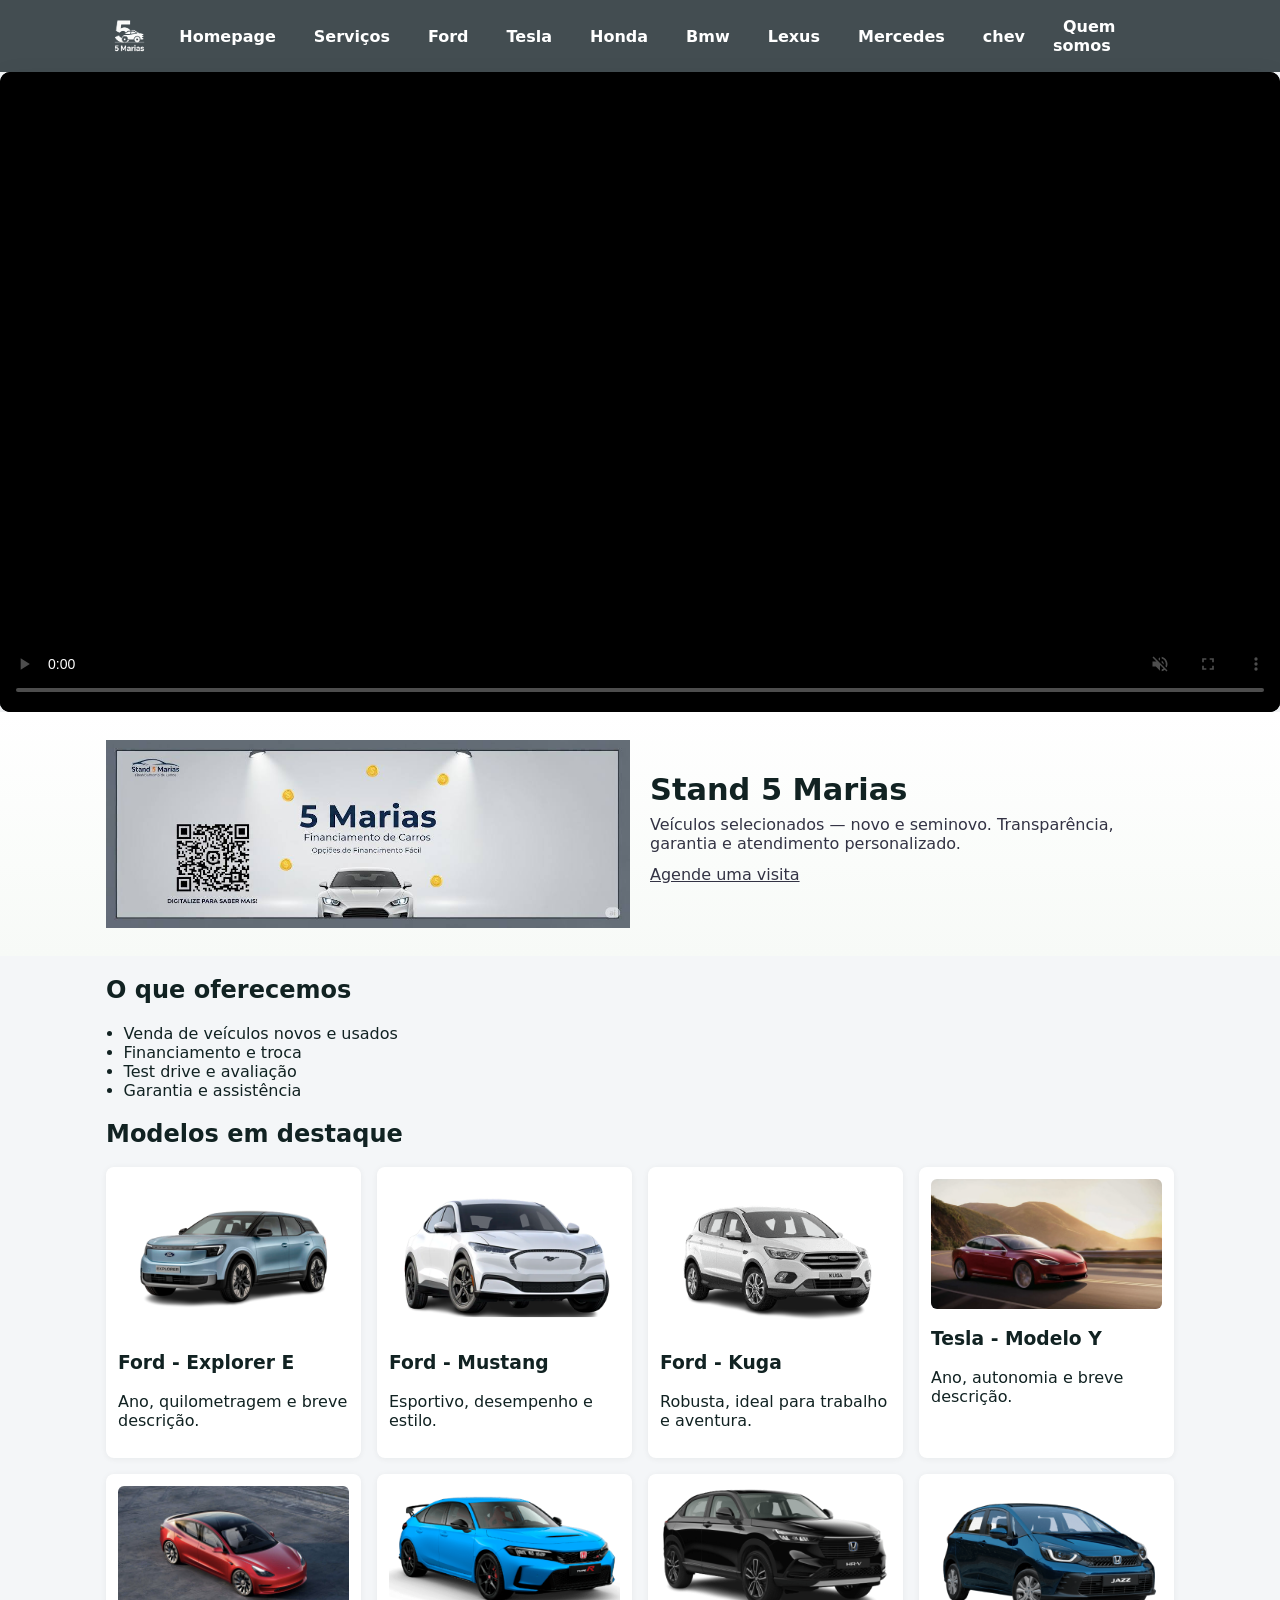
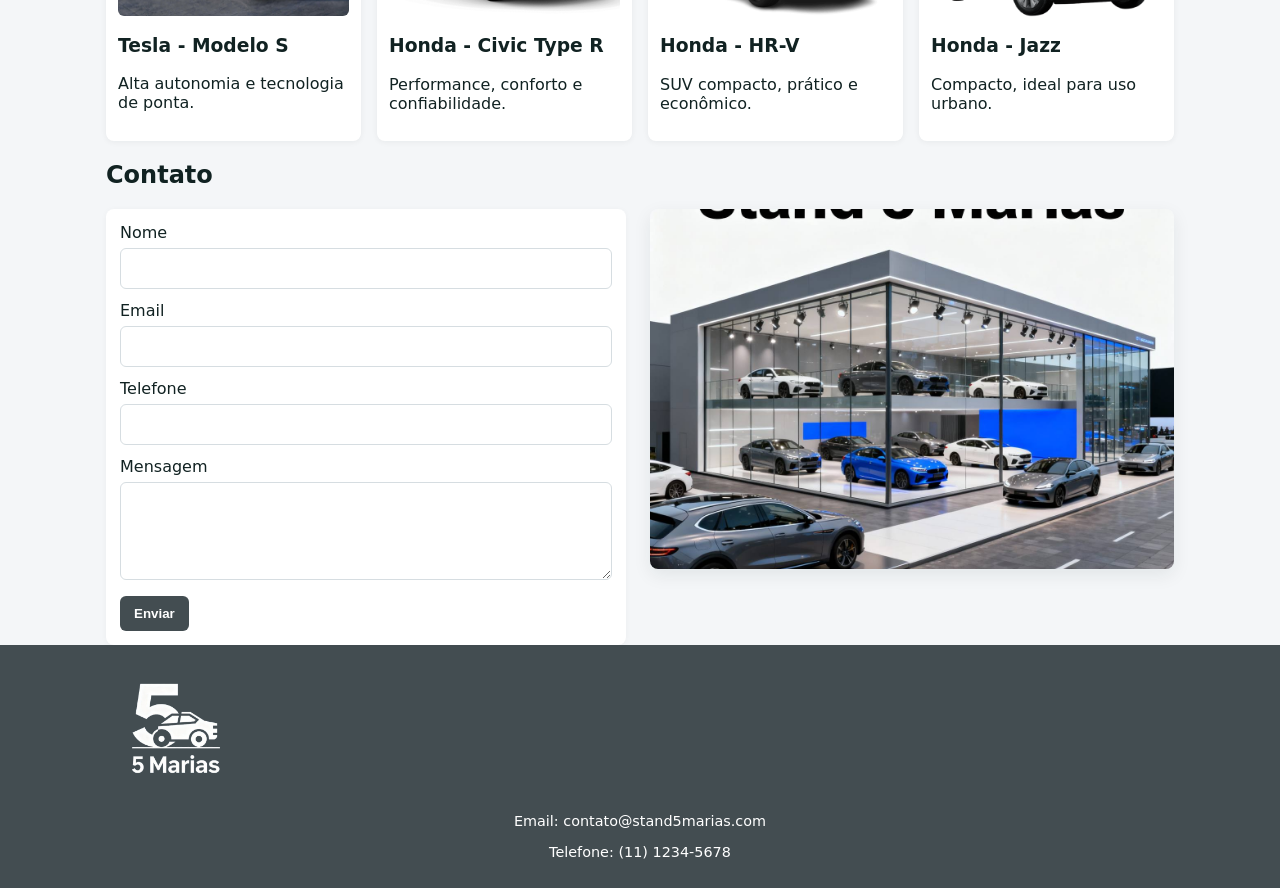
<file: index.html>
<!DOCTYPE html>
<html lang="en">
<head>
    <meta charset="UTF-8">
    <meta name="viewport" content="width=device-width, initial-scale=1.0">
    <link rel="stylesheet" type="text/css" href="style.css">
    <title>Stand 5 Marias</title>
</head>
<body>
  <header class="site-header">
    <div class="container">
      <div class="logo">
        <a href="index.html"><img src="logo-removebg-preview.png" alt="Stand 5 Marias logo" width="140"></a>
      </div>

      <nav class="main-nav">
        <ul>
          <li><a href="index.html">Homepage</a></li>   
          <li><a href="servicos.html">Serviços</a></li>
          <li><a href="ford.html">Ford</a></li>
          <li><a href="tesla.html">Tesla</a></li>
          <li><a href="honda.html">Honda</a></li>
          <li><a href="bmw.html">Bmw</a></li>
          <li><a href="lexus.html">Lexus</a></li>
          <li><a href="mercedes.html">Mercedes</a></li>
          <li><a href="chev.html">chev</a></li>
          <li><a href="qsomos.html" aria-current="page">Quem somos</a></li>
        </ul>
      </nav>
    </div>
  </header>
  <div class="qsomos-grid">
          <div class="video-wrap large">
            <video id="qsomosVideo" autoplay muted playsinline controls poster="loop.MP4" preload="metadata" aria-label="Vídeo institucional Stand 5 Marias">
              <source src="loop.MP4" type="video/mp4">
              O seu navegador não suporta vídeo HTML5. Pode ver o vídeo <a href="loop.MP4">aqui</a>.
            </video>
    </div>

  <main>
    <section class="hero">
      <div class="container">
        <div class="hero-media">
          <img src="banners/banner2.jpg" alt="Banner Stand 5 Marias" style="max-width:100%;height:auto;">
        </div>
        <div class="hero-text">
          <h1>Stand 5 Marias</h1>
          <p>Veículos selecionados — novo e seminovo. Transparência, garantia e atendimento personalizado.</p>
          <p><a href="#contato">Agende uma visita</a></p>
        </div>
      </div>
    </section>
    

    <section id="servicos" class="servicos">
      <div class="container">
        <h2>O que oferecemos</h2>
        <ul>
          <li>Venda de veículos novos e usados</li>
          <li>Financiamento e troca</li>
          <li>Test drive e avaliação</li>
          <li>Garantia e assistência</li>
        </ul>
      </div>
    </section>

    <section id="destaques" class="destaques">
      <div class="container">
        <h2>Modelos em destaque</h2>
        <div class="grid">
          <article class="card">
            <img src="Ford/Explorer-E.png" alt="Ford Explorer E">
            <h3>Ford - Explorer E</h3>
            <p>Ano, quilometragem e breve descrição.</p>
          </article>

          <article class="card">
            <img src="Ford/Mustang-E.png" alt="Ford Mustang">
            <h3>Ford - Mustang</h3>
            <p>Esportivo, desempenho e estilo.</p>
          </article>

          <article class="card">
            <img src="Ford/Kuga.png" alt="Ford Kuga">
            <h3>Ford - Kuga</h3>
            <p>Robusta, ideal para trabalho e aventura.</p>
          </article>

          <article class="card">
            <img src="tesla_img/images/image-1.png" alt="Tesla Modelo Y">
            <h3>Tesla - Modelo Y</h3>
            <p>Ano, autonomia e breve descrição.</p>
          </article>

          <article class="card">
            <img src="tesla_img/images/image-2.png" alt="Tesla Modelo S">
            <h3>Tesla - Modelo S</h3>
            <p>Alta autonomia e tecnologia de ponta.</p>
          </article>

          <article class="card">
            <img src="honda/Honda_Civic_Type_R.png" alt="Honda Civic Type R">
            <h3>Honda - Civic Type R</h3>
            <p>Performance, conforto e confiabilidade.</p>
          </article>

          <article class="card">
            <img src="honda/Honda_HR-V_Hybrid.png" alt="Honda HR-V">
            <h3>Honda - HR-V</h3>
            <p>SUV compacto, prático e econômico.</p>
          </article>

          <article class="card">
            <img src="honda/Honda_Jazz_Hybrid.png" alt="Honda Jazz">
            <h3>Honda - Jazz</h3>
            <p>Compacto, ideal para uso urbano.</p>
          </article>
        </div>
      </div>
    </section>

    <section id="contato" class="contato">
      <div class="container">
        <h2>Contato</h2>

        <div class="contact-grid">
          <form action="#" method="post" class="contact-form">
            <label for="nome">Nome</label><br>
            <input id="nome" name="nome" type="text" required><br>

            <label for="email">Email</label><br>
            <input id="email" name="email" type="email"><br>

            <label for="telefone">Telefone</label><br>
            <input id="telefone" name="telefone" type="tel"><br>

            <label for="mensagem">Mensagem</label><br>
            <textarea id="mensagem" name="mensagem" rows="4"></textarea><br>

            <button type="submit">Enviar</button>
          </form>

          <aside class="contact-image" aria-hidden="true">
            <img src="banners/banner.jpg" alt="Veículo em destaque — Stand 5 Marias">
          </aside>
        </div>
      </div>
    </section>
  </main>

    <footer class="site-footer">
    <div class="container">
      <div class="footer-logo">
        <a href="index.html"><img src="logo-removebg-preview.png" alt="Stand 5 Marias logo" width="140"></a>
      </div>

    

      <div class="footer-contact">
        <p>Email: contato@stand5marias.com</p>
        <p>Telefone: (11) 1234-5678</p>
      </div>

      
  </footer>
  <script>
    
      const video = document.getElementById('qsomosVideo');
      video.addEventListener('pause', () => video.play());
    
  </script>
</body>
</html>
</file>
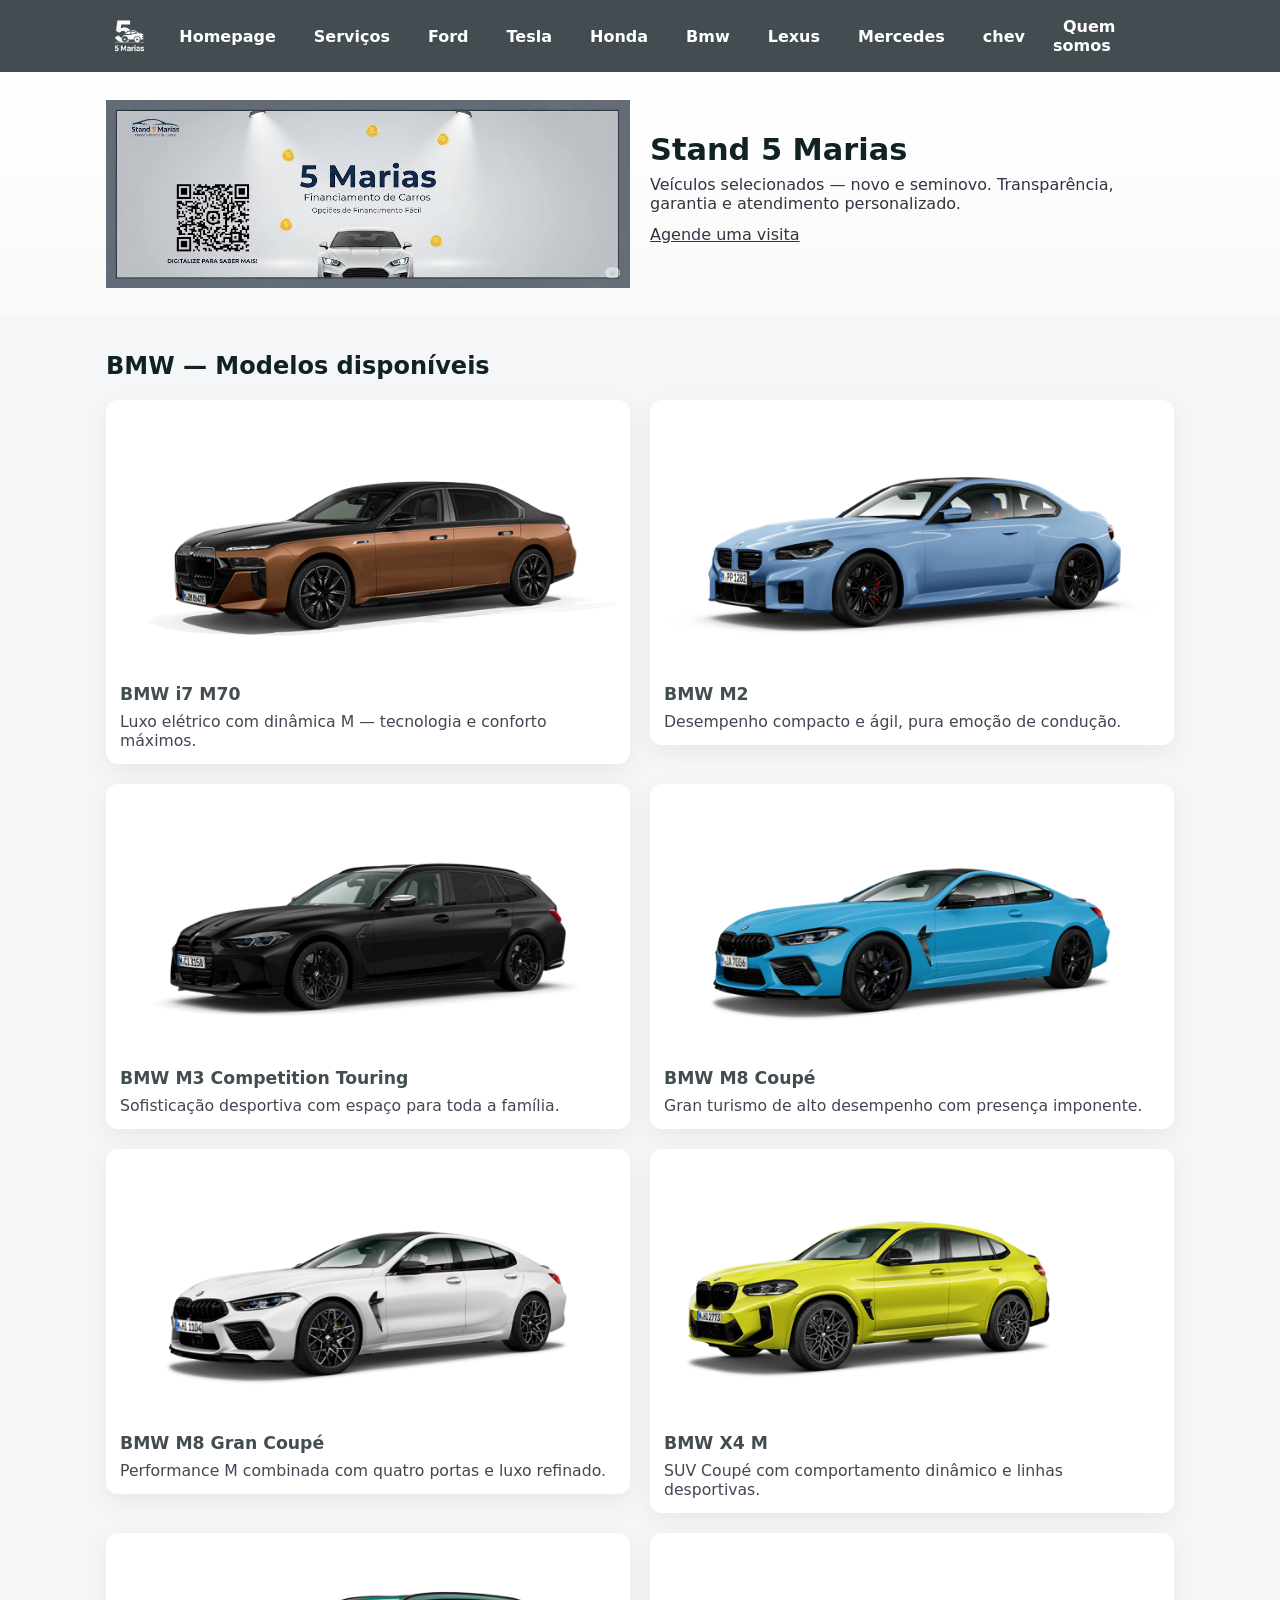
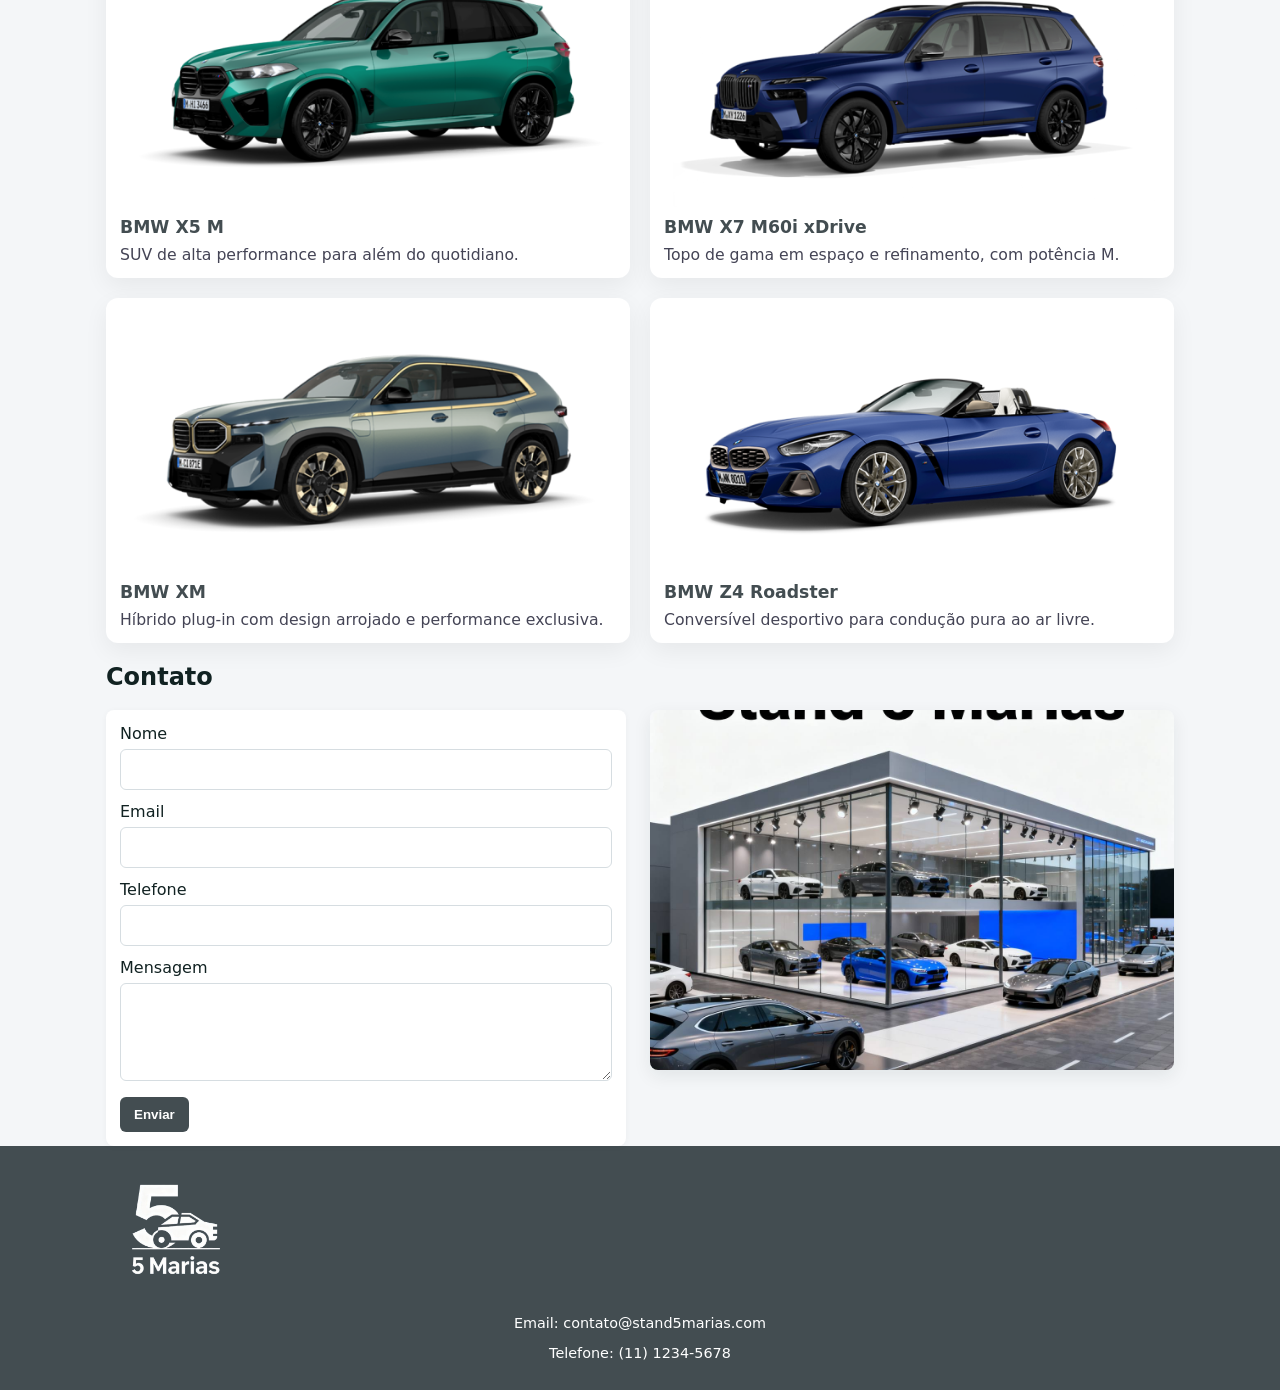
<file: bmw.html>
<!DOCTYPE html>
<html lang="en">
<head>
    <meta charset="UTF-8">
    <meta name="viewport" content="width=device-width, initial-scale=1.0">
    <link rel="stylesheet" type="text/css" href="style.css">
    <title>Stand 5 Marias</title>
</head>
<body>
  <header class="site-header">
    <div class="container">
      <div class="logo">
        <a href="index.html"><img src="logo-removebg-preview.png" alt="Stand 5 Marias logo" width="140"></a>
      </div>

      <nav class="main-nav">
        <ul>
          <li><a href="index.html">Homepage</a></li>   
          <li><a href="servicos.html">Serviços</a></li>
          <li><a href="ford.html">Ford</a></li>
          <li><a href="tesla.html">Tesla</a></li>
          <li><a href="honda.html">Honda</a></li>
          <li><a href="bmw.html">Bmw</a></li>
          <li><a href="lexus.html">Lexus</a></li>
          <li><a href="mercedes.html">Mercedes</a></li>
          <li><a href="chev.html">chev</a></li>
          <li><a href="qsomos.html" aria-current="page">Quem somos</a></li>
        </ul>
      </nav>
    </div>
  </header>

  <main>
    <section class="hero">
      <div class="container">
        <div class="hero-media">
          <img src="banners/banner2.jpg" alt="Banner Stand 5 Marias" style="max-width:100%;height:auto;">
        </div>
        <div class="hero-text">
          <h1>Stand 5 Marias</h1>
          <p>Veículos selecionados — novo e seminovo. Transparência, garantia e atendimento personalizado.</p>
          <p><a href="#contato">Agende uma visita</a></p>
        </div>
      </div>
    </section>



        
    <section id="bmw-models" class="destaques" style="padding-top:1rem;">
      <div class="container">
        <h2>BMW — Modelos disponíveis</h2>

        <div class="gallery-grid" aria-live="polite">
          <article class="car-card" tabindex="0">
            <figure>
              <img src="bmw/BMW_i7_M70.png" alt="BMW i7 M70">
            </figure>
            <h3>BMW i7 M70</h3>
            <p>Luxo elétrico com dinâmica M — tecnologia e conforto máximos.</p>
          </article>

          <article class="car-card" tabindex="0">
            <figure>
              <img src="bmw/BMW_M2.png" alt="BMW M2">
            </figure>
            <h3>BMW M2</h3>
            <p>Desempenho compacto e ágil, pura emoção de condução.</p>
          </article>

          <article class="car-card" tabindex="0">
            <figure>
              <img src="bmw/BMW_M3_Competition_Touring.png" alt="BMW M3 Competition Touring">
            </figure>
            <h3>BMW M3 Competition Touring</h3>
            <p>Sofisticação desportiva com espaço para toda a família.</p>
          </article>

          <article class="car-card" tabindex="0">
            <figure>
              <img src="bmw/BMW_M8_Coupé.png" alt="BMW M8 Coupé">
            </figure>
            <h3>BMW M8 Coupé</h3>
            <p>Gran turismo de alto desempenho com presença imponente.</p>
          </article>

          <article class="car-card" tabindex="0">
            <figure>
              <img src="bmw/BMW_M8_Gran_Coupé.png" alt="BMW M8 Gran Coupé">
            </figure>
            <h3>BMW M8 Gran Coupé</h3>
            <p>Performance M combinada com quatro portas e luxo refinado.</p>
          </article>

          <article class="car-card" tabindex="0">
            <figure>
              <img src="bmw/BMW_X4_M.png" alt="BMW X4 M">
            </figure>
            <h3>BMW X4 M</h3>
            <p>SUV Coupé com comportamento dinâmico e linhas desportivas.</p>
          </article>

          <article class="car-card" tabindex="0">
            <figure>
              <img src="bmw/BMW_X5_M.png" alt="BMW X5 M">
            </figure>
            <h3>BMW X5 M</h3>
            <p>SUV de alta performance para além do quotidiano.</p>
          </article>

          <article class="car-card" tabindex="0">
            <figure>
              <img src="bmw/BMW_X7_M60i_xDrive.png" alt="BMW X7 M60i xDrive">
            </figure>
            <h3>BMW X7 M60i xDrive</h3>
            <p>Topo de gama em espaço e refinamento, com potência M.</p>
          </article>

          <article class="car-card" tabindex="0">
            <figure>
              <img src="bmw/BMW_XM.png" alt="BMW XM">
            </figure>
            <h3>BMW XM</h3>
            <p>Híbrido plug‑in com design arrojado e performance exclusiva.</p>
          </article>

          <article class="car-card" tabindex="0">
            <figure>
              <img src="bmw/BMW_Z4_M4Oi_ROADSTER.png" alt="BMW Z4 Roadster">
            </figure>
            <h3>BMW Z4 Roadster</h3>
            <p>Conversível desportivo para condução pura ao ar livre.</p>
          </article>
        </div>
      </div>
    </section>
  </main>
  <section id="contato" class="contato">
      <div class="container">
        <h2>Contato</h2>

        <div class="contact-grid">
          <form action="#" method="post" class="contact-form">
            <label for="nome">Nome</label><br>
            <input id="nome" name="nome" type="text" required><br>

            <label for="email">Email</label><br>
            <input id="email" name="email" type="email"><br>

            <label for="telefone">Telefone</label><br>
            <input id="telefone" name="telefone" type="tel"><br>

            <label for="mensagem">Mensagem</label><br>
            <textarea id="mensagem" name="mensagem" rows="4"></textarea><br>

            <button type="submit">Enviar</button>
          </form>

          <aside class="contact-image" aria-hidden="true">
            <img src="banners/banner.jpg" alt="Veículo em destaque — Stand 5 Marias">
          </aside>
        </div>
      </div>
    </section>
  


  <footer class="site-footer">
    <div class="container">
      <div class="footer-logo">
        <a href="index.html"><img src="logo-removebg-preview.png" alt="Stand 5 Marias logo" width="140"></a>
      </div>

    

      <div class="footer-contact">
        <p>Email: contato@stand5marias.com</p>
        <p>Telefone: (11) 1234-5678</p>
      </div>

      
  </footer>
</body>
</html>
</file>
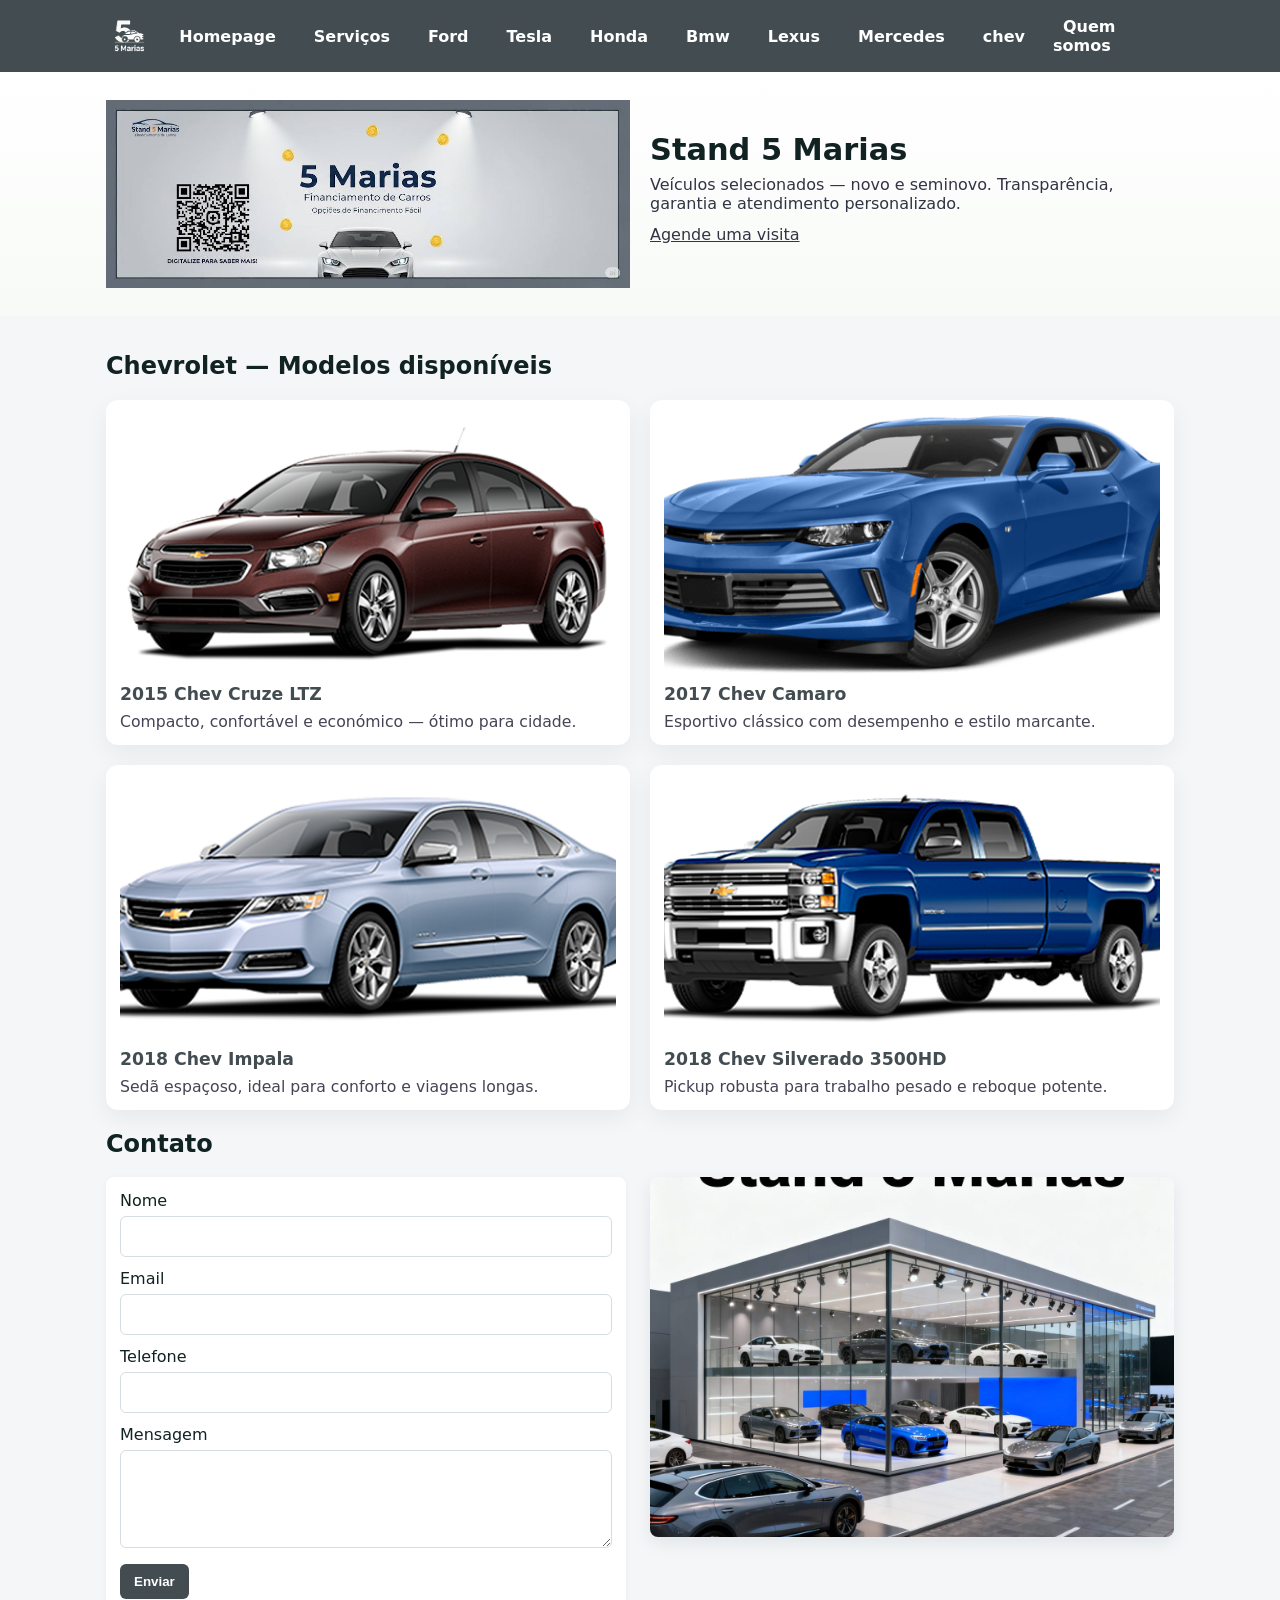
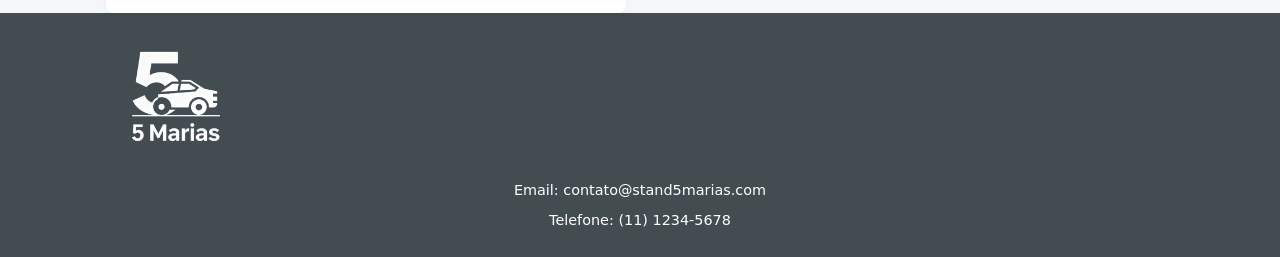
<file: chev.html>
<!DOCTYPE html>
<html lang="en">
<head>
    <meta charset="UTF-8">
    <meta name="viewport" content="width=device-width, initial-scale=1.0">
    <link rel="stylesheet" type="text/css" href="style.css">
    <title>Stand 5 Marias</title>
</head>
<body>
  <header class="site-header">
    <div class="container">
      <div class="logo">
        <a href="index.html"><img src="logo-removebg-preview.png" alt="Stand 5 Marias logo" width="140"></a>
      </div>

      <nav class="main-nav">
        <ul>
          <li><a href="index.html">Homepage</a></li>   
          <li><a href="servicos.html">Serviços</a></li>
          <li><a href="ford.html">Ford</a></li>
          <li><a href="tesla.html">Tesla</a></li>
          <li><a href="honda.html">Honda</a></li>
          <li><a href="bmw.html">Bmw</a></li>
          <li><a href="lexus.html">Lexus</a></li>
          <li><a href="mercedes.html">Mercedes</a></li>
          <li><a href="chev.html">chev</a></li>
          <li><a href="qsomos.html" aria-current="page">Quem somos</a></li>
        </ul>
      </nav>
    </div>
  </header>

  <main>
    <section class="hero">
      <div class="container">
        <div class="hero-media">
          <img src="banners/banner2.jpg" alt="Banner Stand 5 Marias" style="max-width:100%;height:auto;">
        </div>
        <div class="hero-text">
          <h1>Stand 5 Marias</h1>
          <p>Veículos selecionados — novo e seminovo. Transparência, garantia e atendimento personalizado.</p>
          <p><a href="#contato">Agende uma visita</a></p>
        </div>
      </div>
    </section>

    <section id="chev-models" class="destaques" style="padding-top:1rem;">
      <div class="container">
        <h2>Chevrolet — Modelos disponíveis</h2>

        <div class="gallery-grid" aria-live="polite">
          <article class="car-card" tabindex="0">
            <figure>
              <img src="chev/2015_Chev_Cruze_LTZ.png" alt="Chevrolet Cruze LTZ 2015">
            </figure>
            <h3>2015 Chev Cruze LTZ</h3>
            <p>Compacto, confortável e económico — ótimo para cidade.</p>
          </article>

          <article class="car-card" tabindex="0">
            <figure>
              <img src="chev/2017_Chev_Camaro.png" alt="Chevrolet Camaro 2017">
            </figure>
            <h3>2017 Chev Camaro</h3>
            <p>Esportivo clássico com desempenho e estilo marcante.</p>
          </article>

          <article class="car-card" tabindex="0">
            <figure>
              <img src="chev/2018_chev_Impala.png" alt="Chevrolet Impala 2018">
            </figure>
            <h3>2018 Chev Impala</h3>
            <p>Sedã espaçoso, ideal para conforto e viagens longas.</p>
          </article>

          <article class="car-card" tabindex="0">
            <figure>
              <img src="chev/2018_Chev_Silverado_3500HD.png" alt="Chevrolet Silverado 3500HD 2018">
            </figure>
            <h3>2018 Chev Silverado 3500HD</h3>
            <p>Pickup robusta para trabalho pesado e reboque potente.</p>
          </article>
        </div>
      </div>
    </section>
  </main>
      <section id="contato" class="contato">
      <div class="container">
        <h2>Contato</h2>

        <div class="contact-grid">
          <form action="#" method="post" class="contact-form">
            <label for="nome">Nome</label><br>
            <input id="nome" name="nome" type="text" required><br>

            <label for="email">Email</label><br>
            <input id="email" name="email" type="email"><br>

            <label for="telefone">Telefone</label><br>
            <input id="telefone" name="telefone" type="tel"><br>

            <label for="mensagem">Mensagem</label><br>
            <textarea id="mensagem" name="mensagem" rows="4"></textarea><br>

            <button type="submit">Enviar</button>
          </form>

          <aside class="contact-image" aria-hidden="true">
            <img src="banners/banner.jpg" alt="Veículo em destaque — Stand 5 Marias">
          </aside>
        </div>
      </div>
    </section>
  </main>
  
    <footer class="site-footer">
    <div class="container">
      <div class="footer-logo">
        <a href="index.html"><img src="logo-removebg-preview.png" alt="Stand 5 Marias logo" width="140"></a>
      </div>

    

      <div class="footer-contact">
        <p>Email: contato@stand5marias.com</p>
        <p>Telefone: (11) 1234-5678</p>
      </div>

      
  </footer>
</body>
</html>
</file>
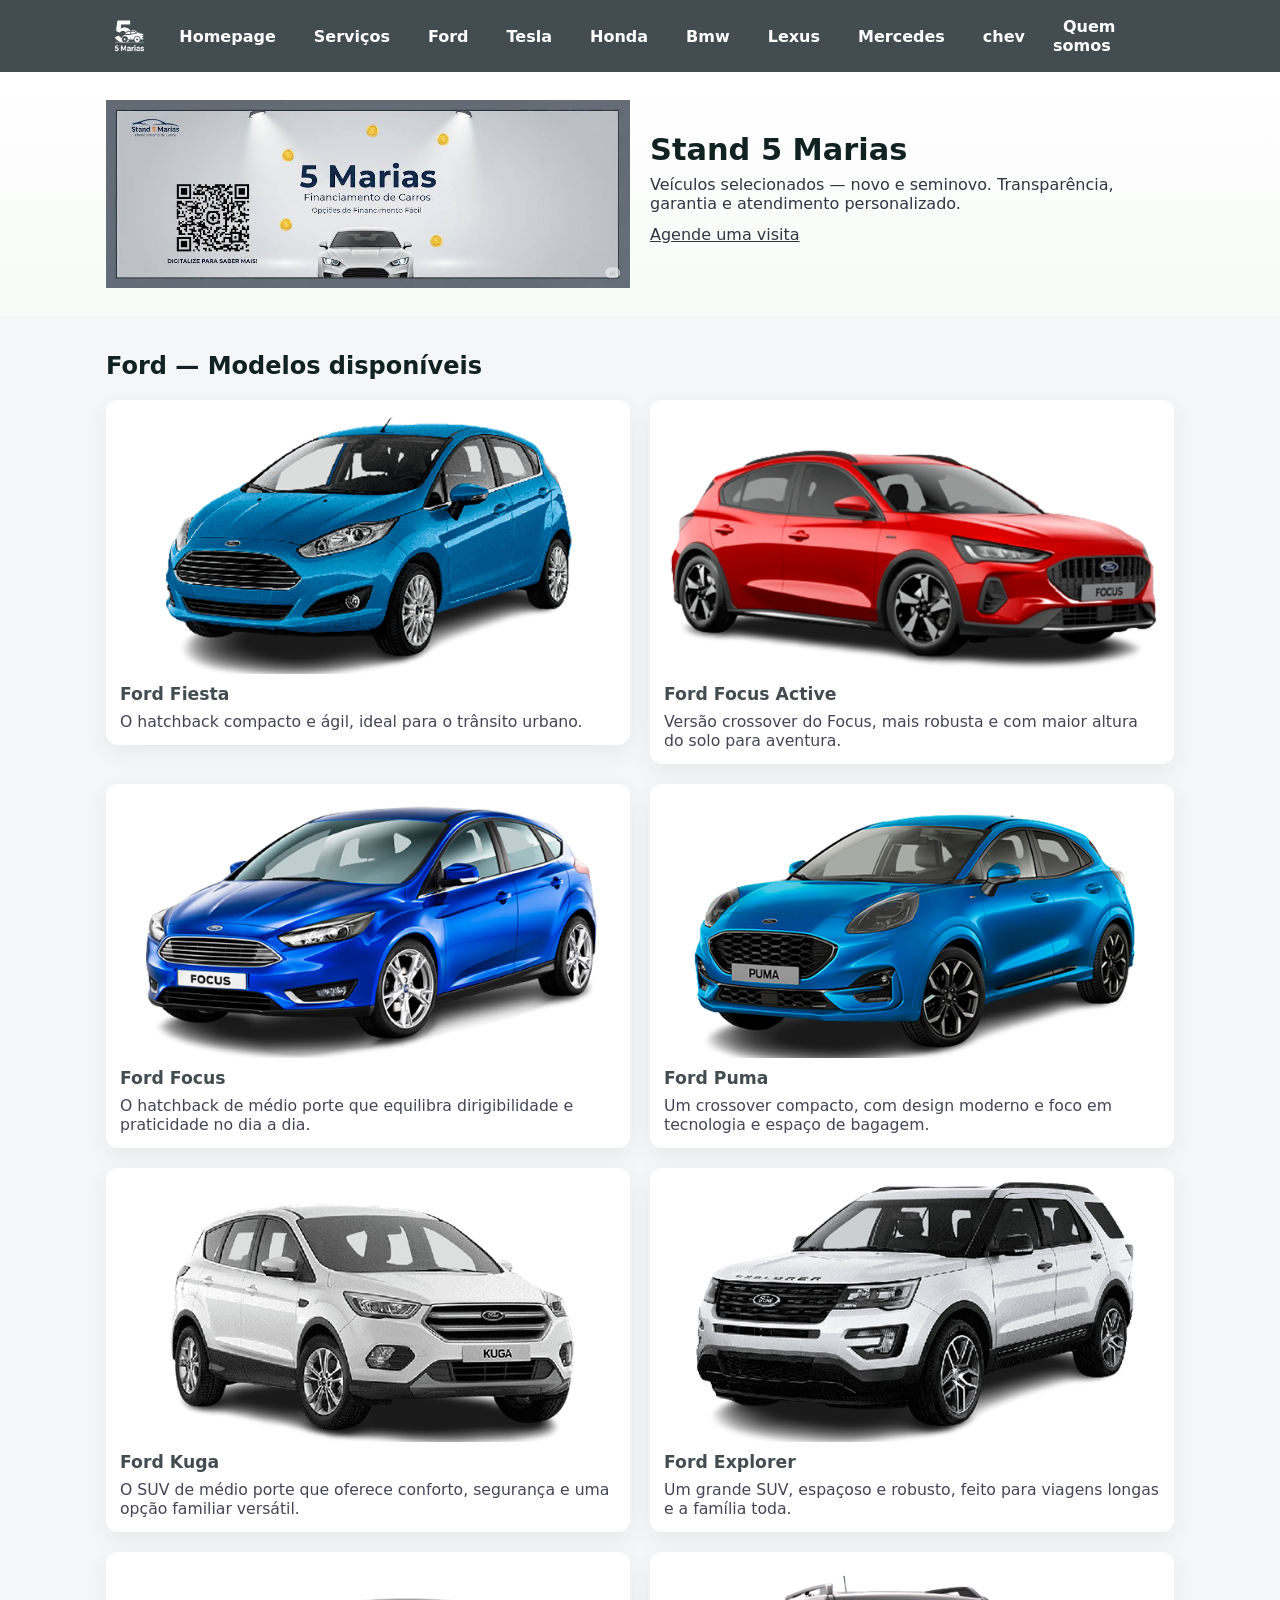
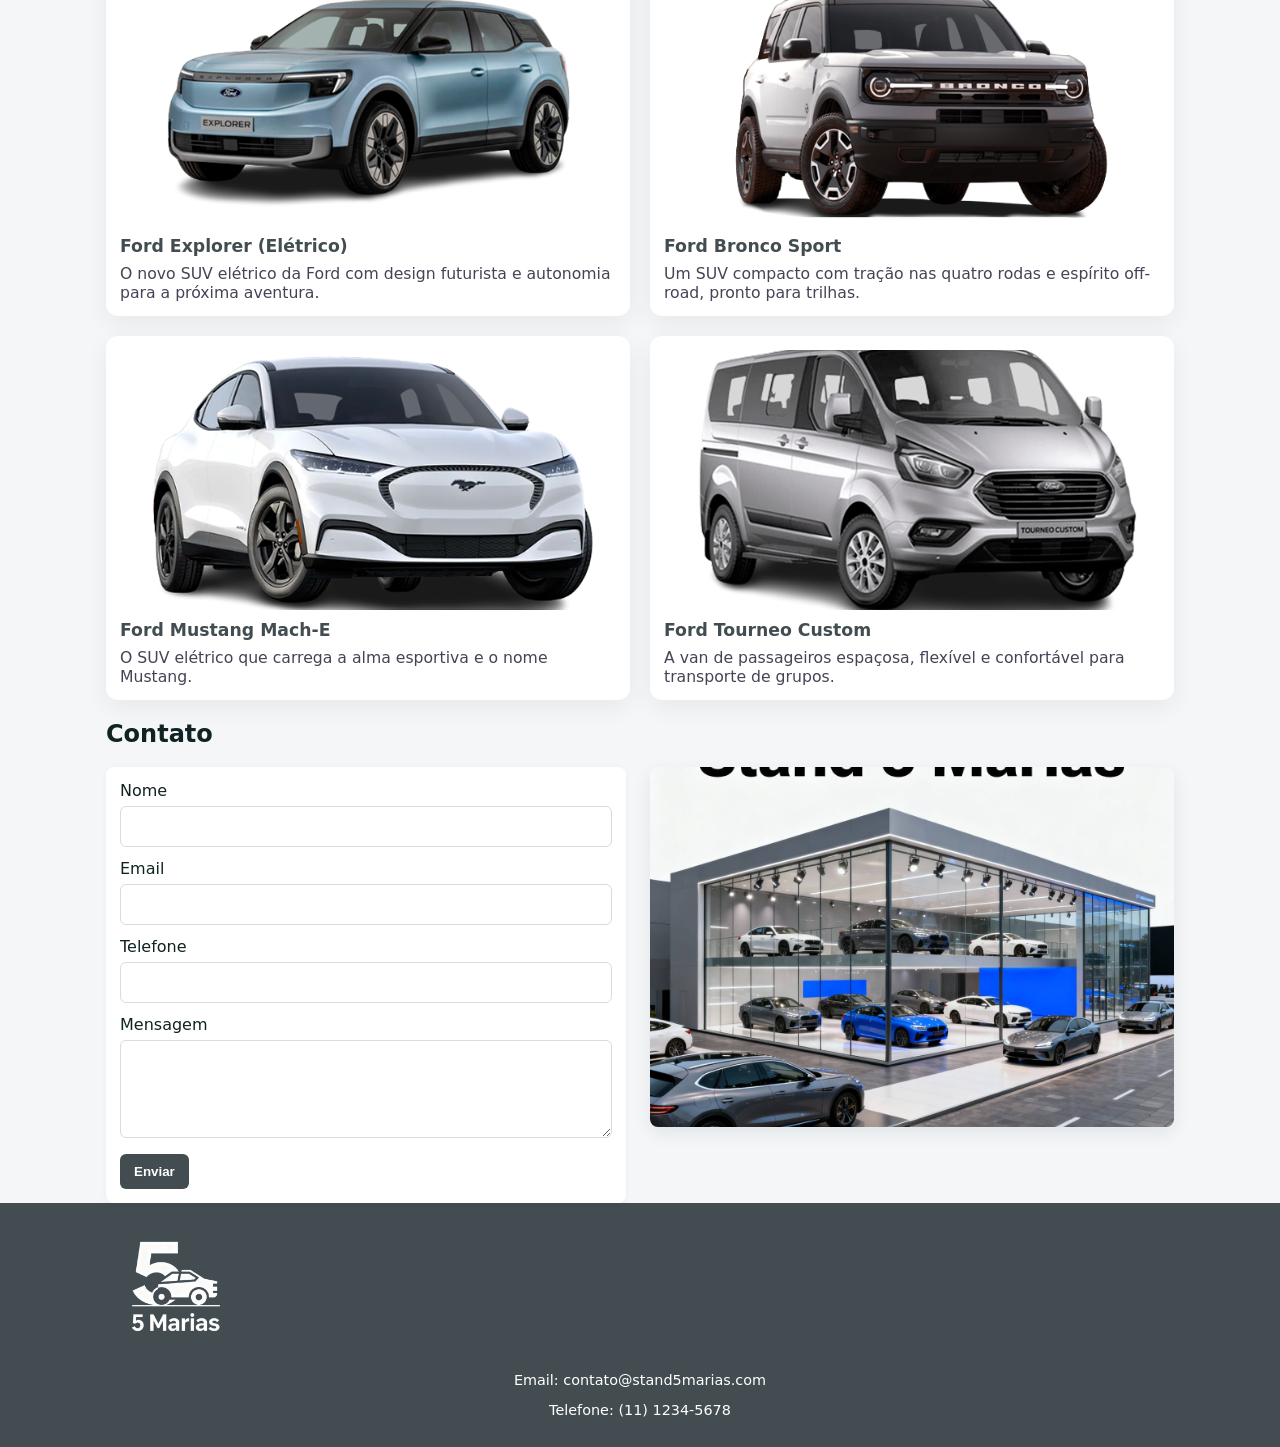
<file: ford.html>
<!DOCTYPE html>
<html lang="en">
<head>
    <meta charset="UTF-8">
    <meta name="viewport" content="width=device-width, initial-scale=1.0">
    <link rel="stylesheet" type="text/css" href="style.css">
    <title>Stand 5 Marias</title>
</head>
<body>
  <header class="site-header">
    <div class="container">
      <div class="logo">
        <a href="index.html"><img src="logo-removebg-preview.png" alt="Stand 5 Marias logo" width="140"></a>
      </div>

      <nav class="main-nav">
        <ul>
          <li><a href="index.html">Homepage</a></li>   
          <li><a href="servicos.html">Serviços</a></li>
          <li><a href="ford.html">Ford</a></li>
          <li><a href="tesla.html">Tesla</a></li>
          <li><a href="honda.html">Honda</a></li>
          <li><a href="bmw.html">Bmw</a></li>
          <li><a href="lexus.html">Lexus</a></li>
          <li><a href="mercedes.html">Mercedes</a></li>
          <li><a href="chev.html">chev</a></li>
          <li><a href="qsomos.html" aria-current="page">Quem somos</a></li>
        </ul>
      </nav>
    </div>
  </header>

  <main>
    <section class="hero">
      <div class="container">
        <div class="hero-media">
          <img src="banners/banner2.jpg" alt="Banner Stand 5 Marias" style="max-width:100%;height:auto;">
        </div>
        <div class="hero-text">
          <h1>Stand 5 Marias</h1>
          <p>Veículos selecionados — novo e seminovo. Transparência, garantia e atendimento personalizado.</p>
          <p><a href="#contato">Agende uma visita</a></p>
        </div>
      </div>
    </section>

    <section id="Ford-models" class="destaques" style="padding-top:1rem;">
      <div class="container">
        <h2>Ford — Modelos disponíveis</h2>

        <div class="gallery-grid" aria-live="polite">
          <article class="car-card" tabindex="0">
            <figure>
              <img src="Ford/Fiesta.png" alt="Ford Fiesta">
            </figure>
            <h3>Ford Fiesta</h3>
            <p>O hatchback compacto e ágil, ideal para o trânsito urbano.</p>
          </article>

          <article class="car-card" tabindex="0">
            <figure>
              <img src="Ford/Focus_Active.png" alt="Ford Focus Active">
            </figure>
            <h3>Ford Focus Active</h3>
            <p>Versão crossover do Focus, mais robusta e com maior altura do solo para aventura.</p>
          </article>

          <article class="car-card" tabindex="0">
            <figure>
              <img src="Ford/Focus.png" alt="Ford Focus">
            </figure>
            <h3>Ford Focus</h3>
            <p>O hatchback de médio porte que equilibra dirigibilidade e praticidade no dia a dia.</p>
          </article>

          <article class="car-card" tabindex="0">
            <figure>
              <img src="Ford/Puma.png" alt="Ford Puma">
            </figure>
            <h3>Ford Puma</h3>
            <p>Um crossover compacto, com design moderno e foco em tecnologia e espaço de bagagem.</p>
          </article>

          <article class="car-card" tabindex="0">
            <figure>
              <img src="Ford/Kuga.png" alt="Ford Kuga">
            </figure>
            <h3>Ford Kuga</h3>
            <p>O SUV de médio porte que oferece conforto, segurança e uma opção familiar versátil.</p>
          </article>

          <article class="car-card" tabindex="0">
            <figure>
              <img src="Ford/Explorer.png" alt="Ford Explorer">
            </figure>
            <h3>Ford Explorer</h3>
            <p>Um grande SUV, espaçoso e robusto, feito para viagens longas e a família toda.</p>
          </article>

          <article class="car-card" tabindex="0">
            <figure>
              <img src="Ford/Explorer-E.png" alt="Ford Explorer (Elétrico)">
            </figure>
            <h3>Ford Explorer (Elétrico)</h3>
            <p>O novo SUV elétrico da Ford com design futurista e autonomia para a próxima aventura.</p>
          </article>

          <article class="car-card" tabindex="0">
            <figure>
              <img src="Ford/Bronco.png" alt="Ford Bronco Sport">
            </figure>
            <h3>Ford Bronco Sport</h3>
            <p>Um SUV compacto com tração nas quatro rodas e espírito off-road, pronto para trilhas.</p>
          </article>

          <article class="car-card" tabindex="0">
            <figure>
              <img src="Ford/Mustang-E.png" alt="Ford Mustang Mach-E">
            </figure>
            <h3>Ford Mustang Mach-E</h3>
            <p>O SUV elétrico que carrega a alma esportiva e o nome Mustang.</p>
          </article>

          <article class="car-card" tabindex="0">
            <figure>
              <img src="Ford/Tourneo.png" alt="Ford Tourneo Custom">
            </figure>
            <h3>Ford Tourneo Custom</h3>
            <p>A van de passageiros espaçosa, flexível e confortável para transporte de grupos.</p>
          </article>
        </div>
      </div>
    </section>
      <section id="contato" class="contato">
      <div class="container">
        <h2>Contato</h2>

        <div class="contact-grid">
          <form action="#" method="post" class="contact-form">
            <label for="nome">Nome</label><br>
            <input id="nome" name="nome" type="text" required><br>

            <label for="email">Email</label><br>
            <input id="email" name="email" type="email"><br>

            <label for="telefone">Telefone</label><br>
            <input id="telefone" name="telefone" type="tel"><br>

            <label for="mensagem">Mensagem</label><br>
            <textarea id="mensagem" name="mensagem" rows="4"></textarea><br>

            <button type="submit">Enviar</button>
          </form>

          <aside class="contact-image" aria-hidden="true">
            <img src="banners/banner.jpg" alt="Veículo em destaque — Stand 5 Marias">
          </aside>
        </div>
      </div>
    </section>
  


  <footer class="site-footer">
    <div class="container">
      <div class="footer-logo">
        <a href="index.html"><img src="logo-removebg-preview.png" alt="Stand 5 Marias logo" width="140"></a>
      </div>

    

      <div class="footer-contact">
        <p>Email: contato@stand5marias.com</p>
        <p>Telefone: (11) 1234-5678</p>
      </div>

      
  </footer>
</file>
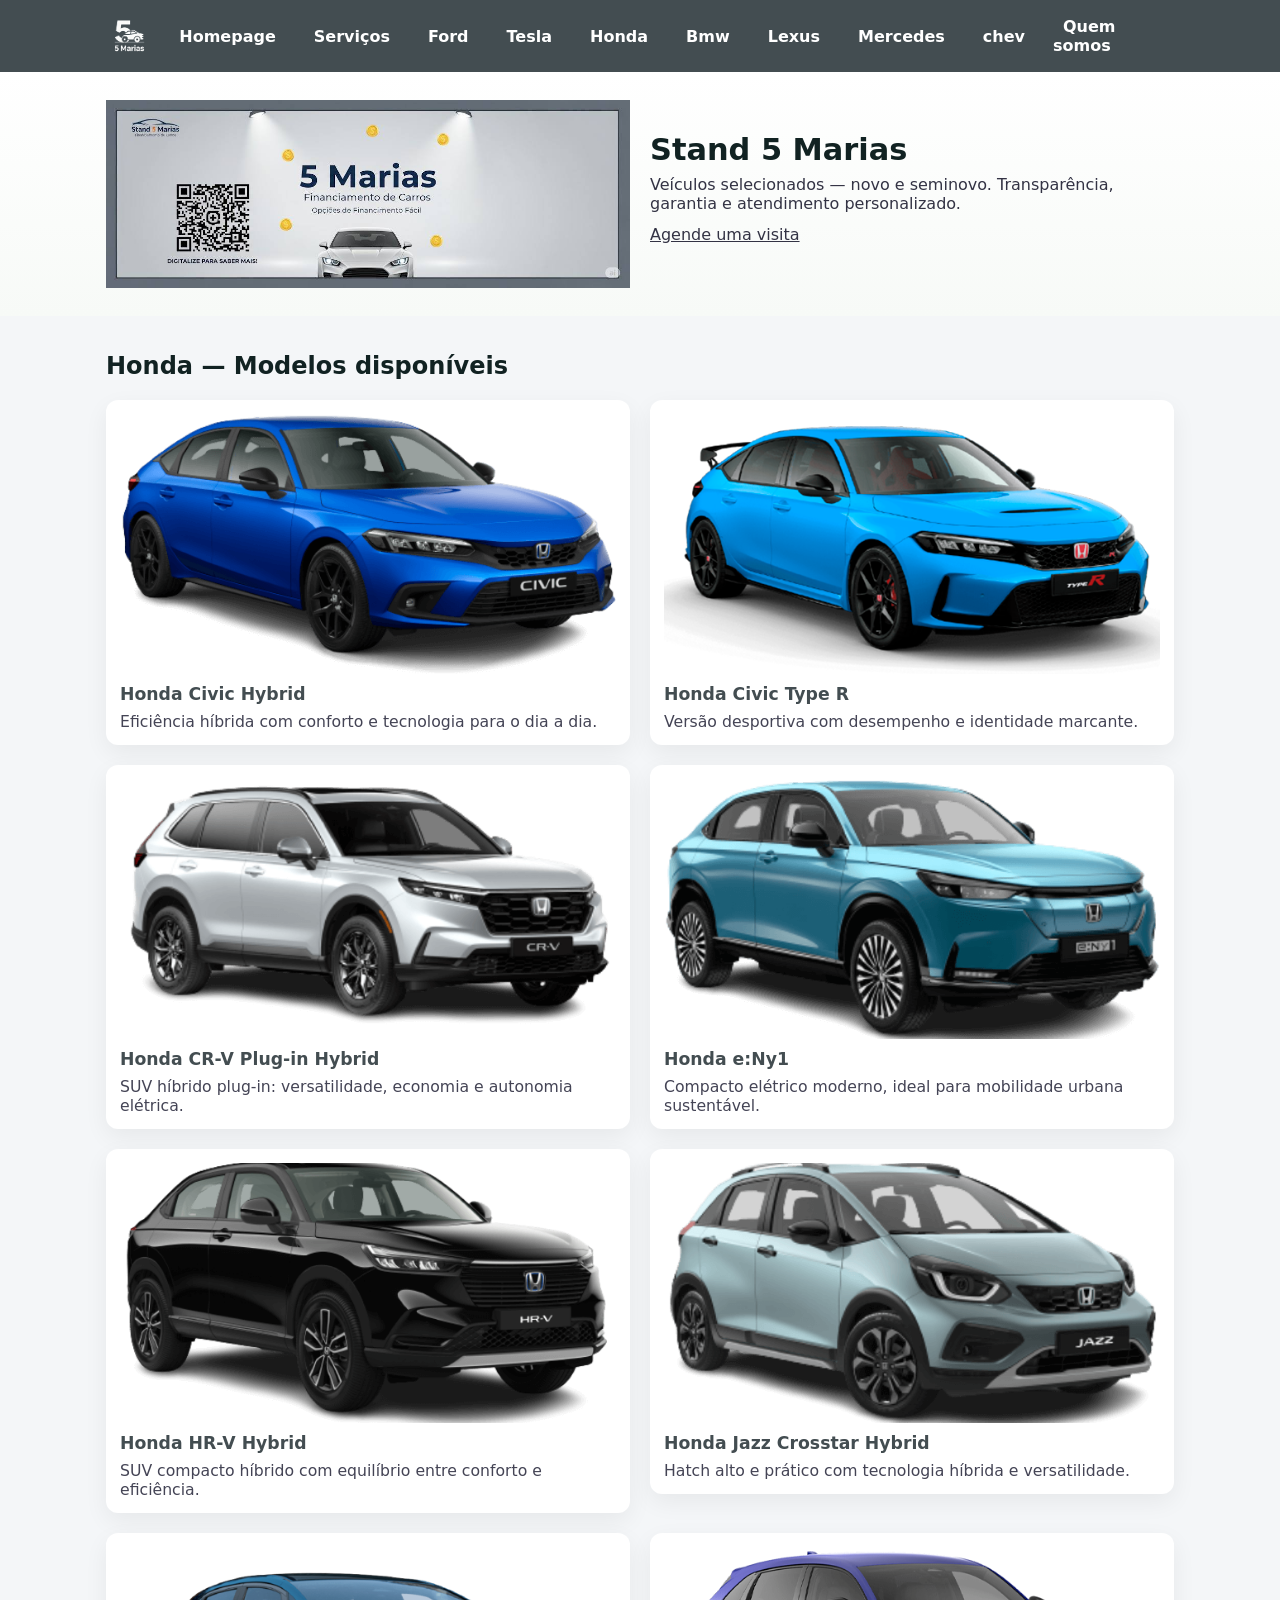
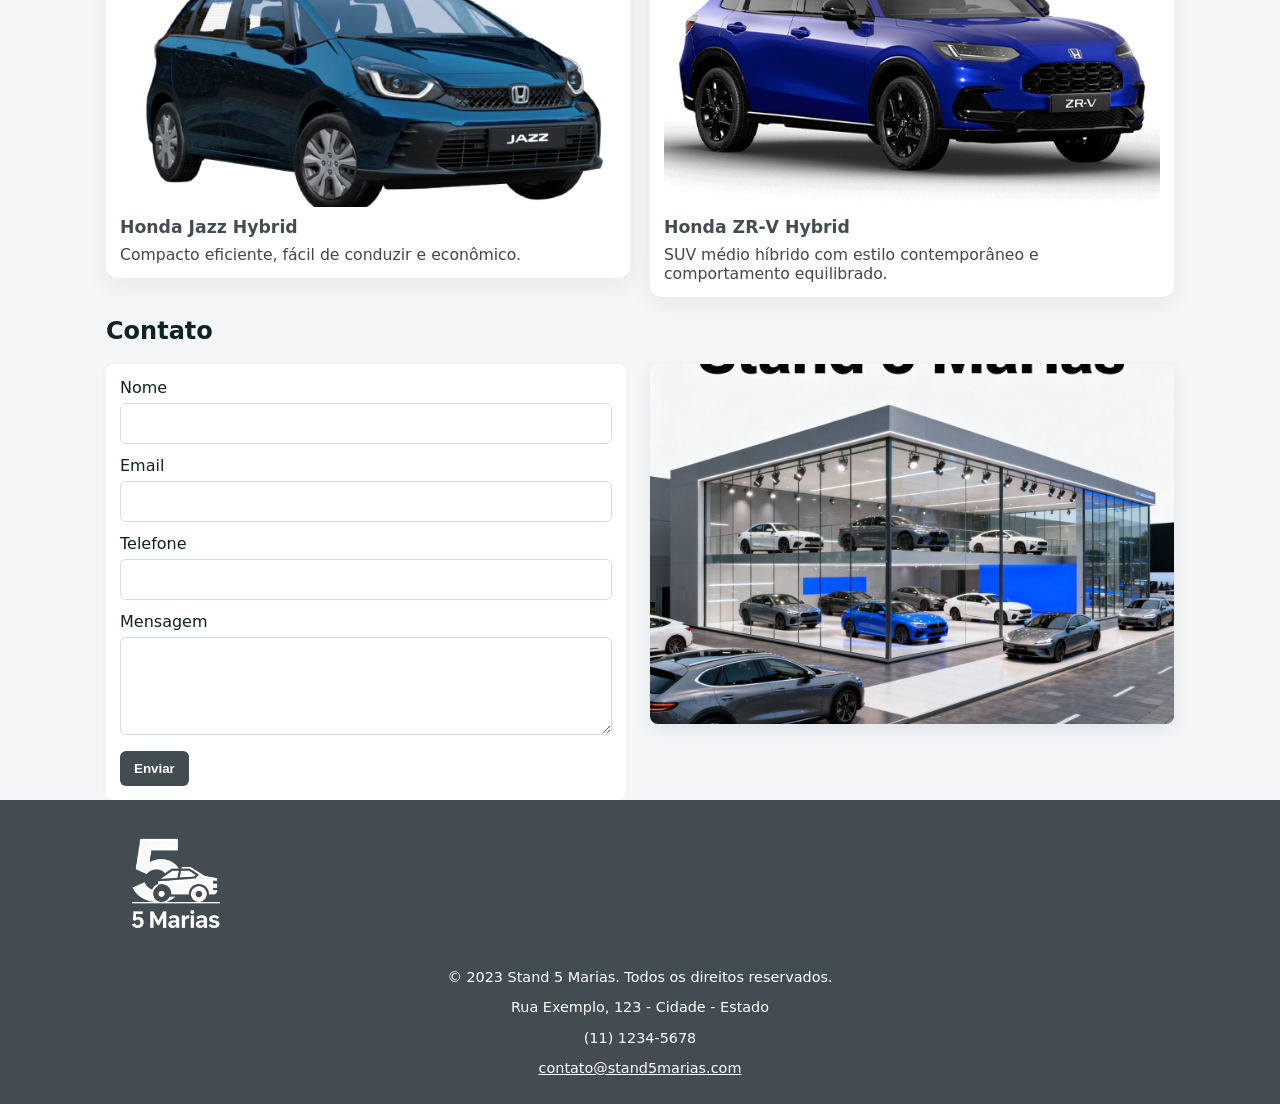
<file: honda.html>
<!DOCTYPE html>
<html lang="en">
<head>
    <meta charset="UTF-8">
    <meta name="viewport" content="width=device-width, initial-scale=1.0">
    <link rel="stylesheet" type="text/css" href="style.css">
    <title>Stand 5 Marias</title>
</head>
<body>
  <header class="site-header">
    <div class="container">
      <div class="logo">
        <a href="index.html"><img src="logo-removebg-preview.png" alt="Stand 5 Marias logo" width="140"></a>
      </div>

      <nav class="main-nav">
        <ul>
          <li><a href="index.html">Homepage</a></li>   
          <li><a href="servicos.html">Serviços</a></li>
          <li><a href="ford.html">Ford</a></li>
          <li><a href="tesla.html">Tesla</a></li>
          <li><a href="honda.html">Honda</a></li>
          <li><a href="bmw.html">Bmw</a></li>
          <li><a href="lexus.html">Lexus</a></li>
          <li><a href="mercedes.html">Mercedes</a></li>
          <li><a href="chev.html">chev</a></li>
          <li><a href="qsomos.html" aria-current="page">Quem somos</a></li>
        </ul>
      </nav>
    </div>
  </header>

  <main>
    <section class="hero">
      <div class="container">
        <div class="hero-media">
          <img src="banners/banner2.jpg" alt="Banner Stand 5 Marias" style="max-width:100%;height:auto;">
        </div>
        <div class="hero-text">
          <h1>Stand 5 Marias</h1>
          <p>Veículos selecionados — novo e seminovo. Transparência, garantia e atendimento personalizado.</p>
          <p><a href="#contato">Agende uma visita</a></p>
        </div>
      </div>
    </section>

  


    
    <section id="honda-models" class="destaques" style="padding-top:1rem;">
      <div class="container">
        <h2>Honda — Modelos disponíveis</h2>

        <div class="gallery-grid" aria-live="polite">
          <article class="car-card" tabindex="0">
            <figure>
              <img src="honda/Honda_Civic_Hybrid.png" alt="Honda Civic Hybrid">
            </figure>
            <h3>Honda Civic Hybrid</h3>
            <p>Eficiência híbrida com conforto e tecnologia para o dia a dia.</p>
          </article>

          <article class="car-card" tabindex="0">
            <figure>
              <img src="honda/Honda_Civic_Type_R.png" alt="Honda Civic Type R">
            </figure>
            <h3>Honda Civic Type R</h3>
            <p>Versão desportiva com desempenho e identidade marcante.</p>
          </article>

          <article class="car-card" tabindex="0">
            <figure>
              <img src="honda/Honda_CR-V_Plug-in_Hybrid.png" alt="Honda CR-V Plug-in Hybrid">
            </figure>
            <h3>Honda CR-V Plug-in Hybrid</h3>
            <p>SUV híbrido plug‑in: versatilidade, economia e autonomia elétrica.</p>
          </article>

          <article class="car-card" tabindex="0">
            <figure>
              <img src="honda/Honda_eNy1.png" alt="Honda e:Ny1">
            </figure>
            <h3>Honda e:Ny1</h3>
            <p>Compacto elétrico moderno, ideal para mobilidade urbana sustentável.</p>
          </article>

          <article class="car-card" tabindex="0">
            <figure>
              <img src="honda/Honda_HR-V_Hybrid.png" alt="Honda HR-V Hybrid">
            </figure>
            <h3>Honda HR-V Hybrid</h3>
            <p>SUV compacto híbrido com equilíbrio entre conforto e eficiência.</p>
          </article>

          <article class="car-card" tabindex="0">
            <figure>
              <img src="honda/Honda_Jazz_Crosstar_Hybrid.png" alt="Honda Jazz Crosstar Hybrid">
            </figure>
            <h3>Honda Jazz Crosstar Hybrid</h3>
            <p>Hatch alto e prático com tecnologia híbrida e versatilidade.</p>
          </article>

          <article class="car-card" tabindex="0">
            <figure>
              <img src="honda/Honda_Jazz_Hybrid.png" alt="Honda Jazz Hybrid">
            </figure>
            <h3>Honda Jazz Hybrid</h3>
            <p>Compacto eficiente, fácil de conduzir e econômico.</p>
          </article>

          <article class="car-card" tabindex="0">
            <figure>
              <img src="honda/Honda_ZR-V_Hybrid.png" alt="Honda ZR-V Hybrid">
            </figure>
            <h3>Honda ZR‑V Hybrid</h3>
            <p>SUV médio híbrido com estilo contemporâneo e comportamento equilibrado.</p>
          </article>
        </div>
      </div>
    </section>
    <section id="contato" class="contato">
      <div class="container">
        <h2>Contato</h2>

        <div class="contact-grid">
          <form action="#" method="post" class="contact-form">
            <label for="nome">Nome</label><br>
            <input id="nome" name="nome" type="text" required><br>

            <label for="email">Email</label><br>
            <input id="email" name="email" type="email"><br>

            <label for="telefone">Telefone</label><br>
            <input id="telefone" name="telefone" type="tel"><br>

            <label for="mensagem">Mensagem</label><br>
            <textarea id="mensagem" name="mensagem" rows="4"></textarea><br>

            <button type="submit">Enviar</button>
          </form>

          <aside class="contact-image" aria-hidden="true">
            <img src="banners/banner.jpg" alt="Veículo em destaque — Stand 5 Marias">
          </aside>
        </div>
      </div>
    </section>


    <footer class="site-footer">
      <div class="container">
        <div class="footer-logo">
          <a href="index.html"><img src="logo-removebg-preview.png" alt="Stand 5 Marias logo" width="140"></a>
        </div>


        <div class="footer-info">
          <p>&copy; 2023 Stand 5 Marias. Todos os direitos reservados.</p>
          <p>Rua Exemplo, 123 - Cidade - Estado</p>
          <p>(11) 1234-5678</p>
          <p><a href="mailto:contato@stand5marias.com">contato@stand5marias.com</a></p>
        </div>
      </div>
    </footer>
  </main>
</body>
</html>
</file>
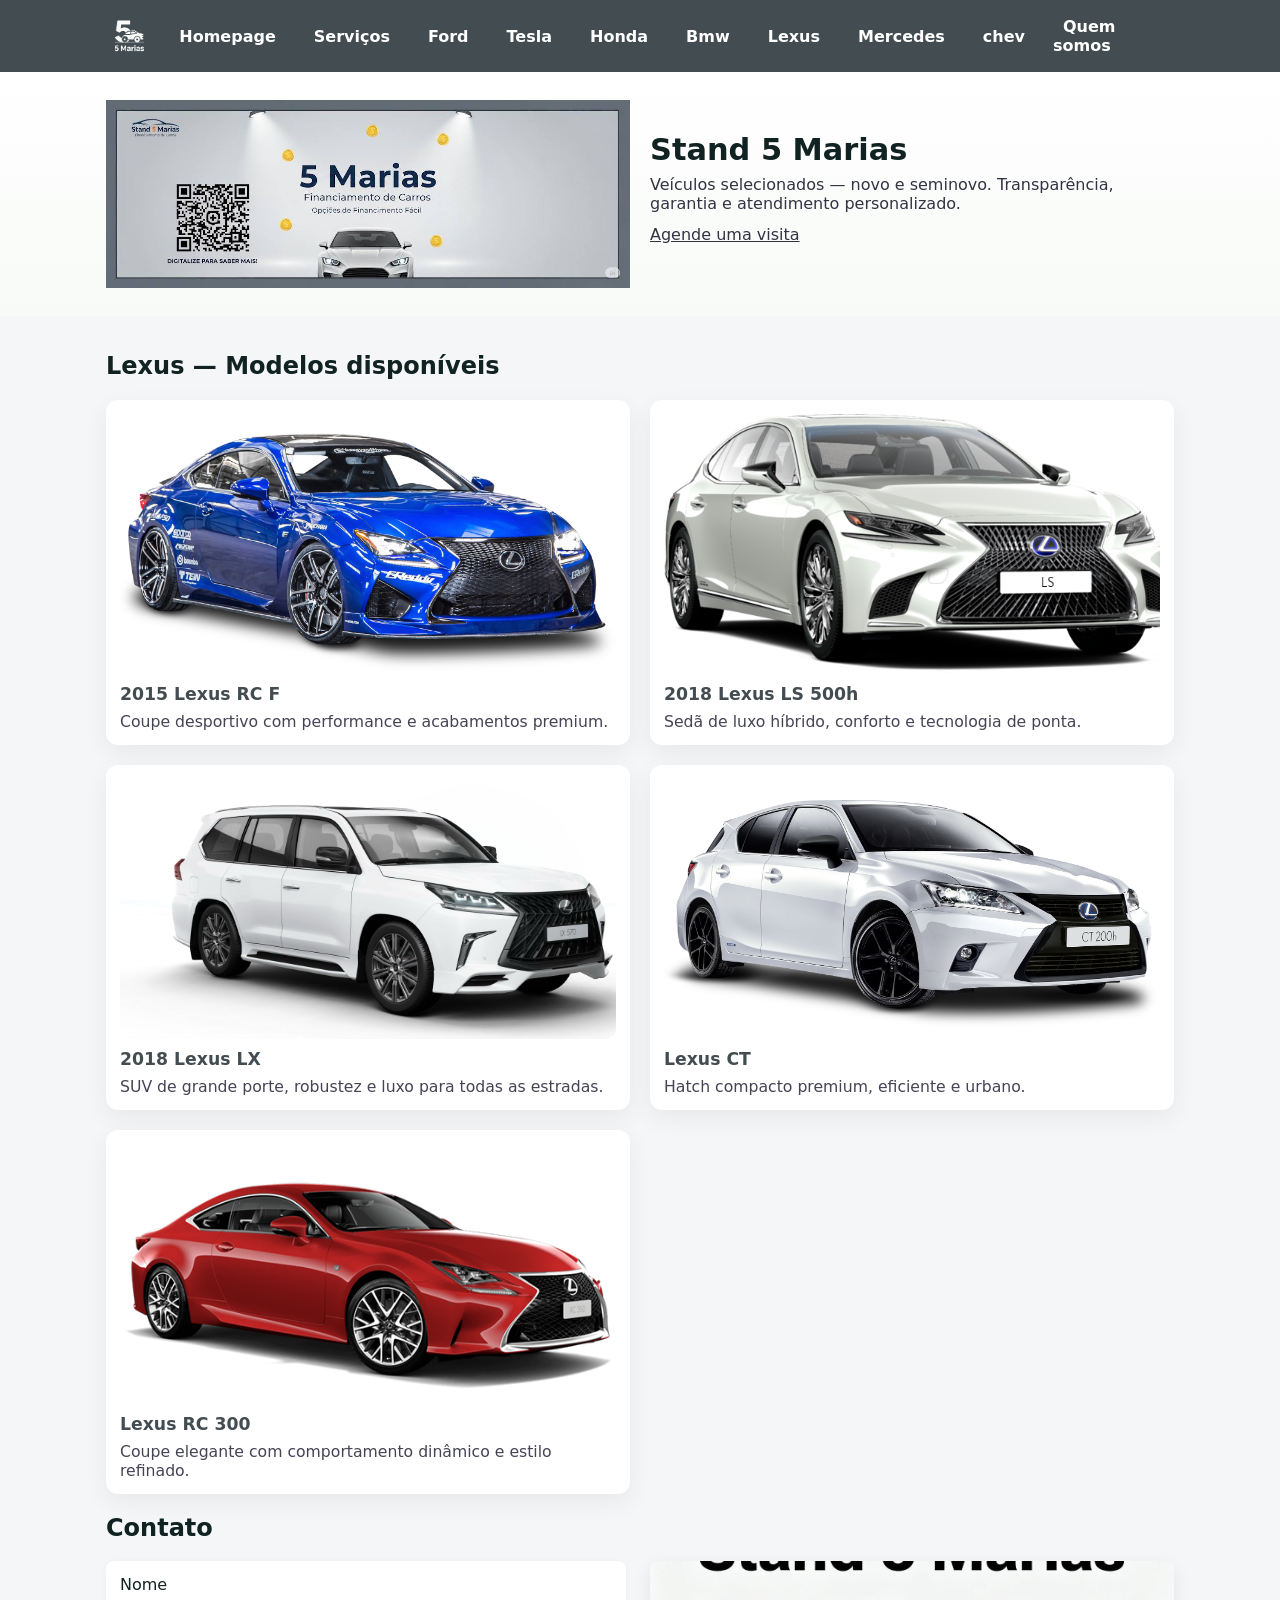
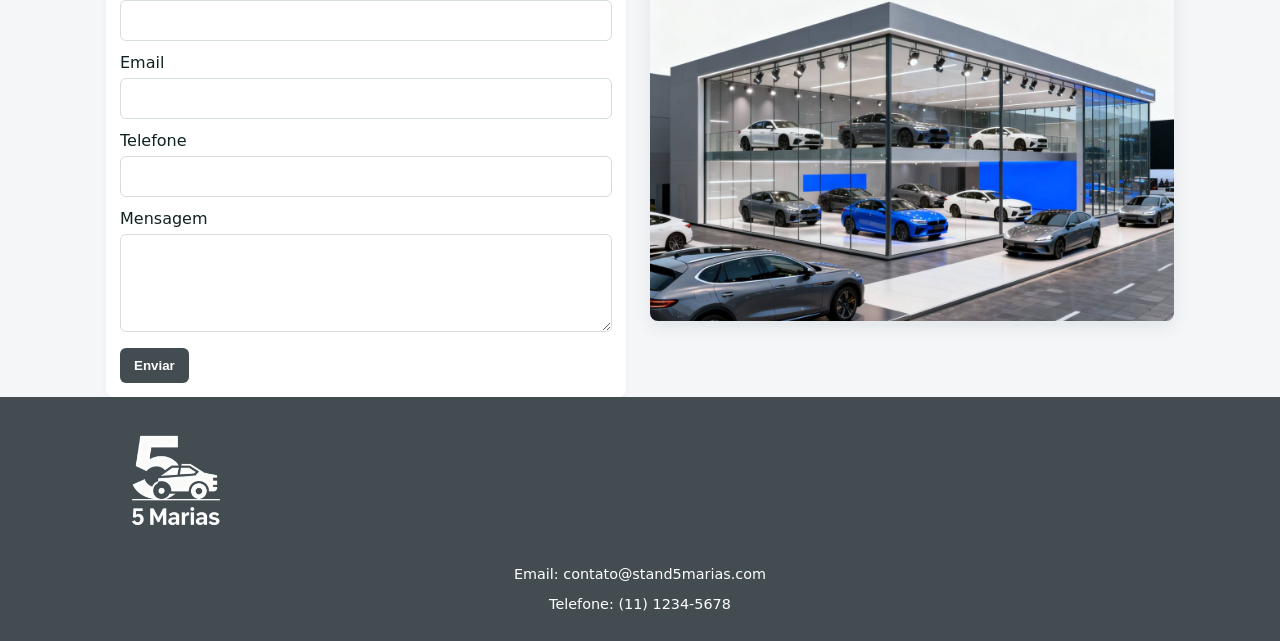
<file: lexus.html>
<!DOCTYPE html>
<html lang="en">
<head>
    <meta charset="UTF-8">
    <meta name="viewport" content="width=device-width, initial-scale=1.0">
    <link rel="stylesheet" type="text/css" href="style.css">
    <title>Stand 5 Marias</title>
</head>
<body>
  <header class="site-header">
    <div class="container">
      <div class="logo">
        <a href="index.html"><img src="logo-removebg-preview.png" alt="Stand 5 Marias logo" width="140"></a>
      </div>

      <nav class="main-nav">
        <ul>
          <li><a href="index.html">Homepage</a></li>   
          <li><a href="servicos.html">Serviços</a></li>
          <li><a href="ford.html">Ford</a></li>
          <li><a href="tesla.html">Tesla</a></li>
          <li><a href="honda.html">Honda</a></li>
          <li><a href="bmw.html">Bmw</a></li>
          <li><a href="lexus.html">Lexus</a></li>
          <li><a href="mercedes.html">Mercedes</a></li>
          <li><a href="chev.html">chev</a></li>
          <li><a href="qsomos.html" aria-current="page">Quem somos</a></li>
        </ul>
      </nav>
    </div>
  </header>

  <main>
    
    <section class="hero">
      <div class="container">
        <div class="hero-media">
          <img src="banners/banner2.jpg" alt="Banner Stand 5 Marias" style="max-width:100%;height:auto;">
        </div>
        <div class="hero-text">
          <h1>Stand 5 Marias</h1>
          <p>Veículos selecionados — novo e seminovo. Transparência, garantia e atendimento personalizado.</p>
          <p><a href="#contato">Agende uma visita</a></p>
        </div>
      </div>
    </section>

    <section id="lexus-models" class="destaques" style="padding-top:1rem;">
      <div class="container">
        <h2>Lexus — Modelos disponíveis</h2>

        <div class="gallery-grid" aria-live="polite">
          <article class="car-card" tabindex="0">
            <figure>
              <img src="Lexus/2015_Lexus_RC_F.png" alt="Lexus RC F 2015">
            </figure>
            <h3>2015 Lexus RC F</h3>
            <p>Coupe desportivo com performance e acabamentos premium.</p>
          </article>

          <article class="car-card" tabindex="0">
            <figure>
              <img src="Lexus/2018_Lexus_LS_500h.png" alt="Lexus LS 500h 2018">
            </figure>
            <h3>2018 Lexus LS 500h</h3>
            <p>Sedã de luxo híbrido, conforto e tecnologia de ponta.</p>
          </article>

          <article class="car-card" tabindex="0">
            <figure>
              <img src="Lexus/2018_Lexus_LX.png" alt="Lexus LX 2018">
            </figure>
            <h3>2018 Lexus LX</h3>
            <p>SUV de grande porte, robustez e luxo para todas as estradas.</p>
          </article>

          <article class="car-card" tabindex="0">
            <figure>
              <img src="Lexus/Lexus_CT.png" alt="Lexus CT">
            </figure>
            <h3>Lexus CT</h3>
            <p>Hatch compacto premium, eficiente e urbano.</p>
          </article>

          <article class="car-card" tabindex="0">
            <figure>
              <img src="Lexus/Lexus_RC_300.png" alt="Lexus RC 300">
            </figure>
            <h3>Lexus RC 300</h3>
            <p>Coupe elegante com comportamento dinâmico e estilo refinado.</p>
          </article>
        </div>
      </div>
    </section>
  </main>
  <section id="contato" class="contato">
      <div class="container">
        <h2>Contato</h2>

        <div class="contact-grid">
          <form action="#" method="post" class="contact-form">
            <label for="nome">Nome</label><br>
            <input id="nome" name="nome" type="text" required><br>

            <label for="email">Email</label><br>
            <input id="email" name="email" type="email"><br>

            <label for="telefone">Telefone</label><br>
            <input id="telefone" name="telefone" type="tel"><br>

            <label for="mensagem">Mensagem</label><br>
            <textarea id="mensagem" name="mensagem" rows="4"></textarea><br>

            <button type="submit">Enviar</button>
          </form>

          <aside class="contact-image" aria-hidden="true">
            <img src="banners/banner.jpg" alt="Veículo em destaque — Stand 5 Marias">
          </aside>
        </div>
      </div>
    </section>
  </main>

    <footer class="site-footer">
    <div class="container">
      <div class="footer-logo">
        <a href="index.html"><img src="logo-removebg-preview.png" alt="Stand 5 Marias logo" width="140"></a>
      </div>

    

      <div class="footer-contact">
        <p>Email: contato@stand5marias.com</p>
        <p>Telefone: (11) 1234-5678</p>
      </div>

      
  </footer>
</body>
</html>
</file>
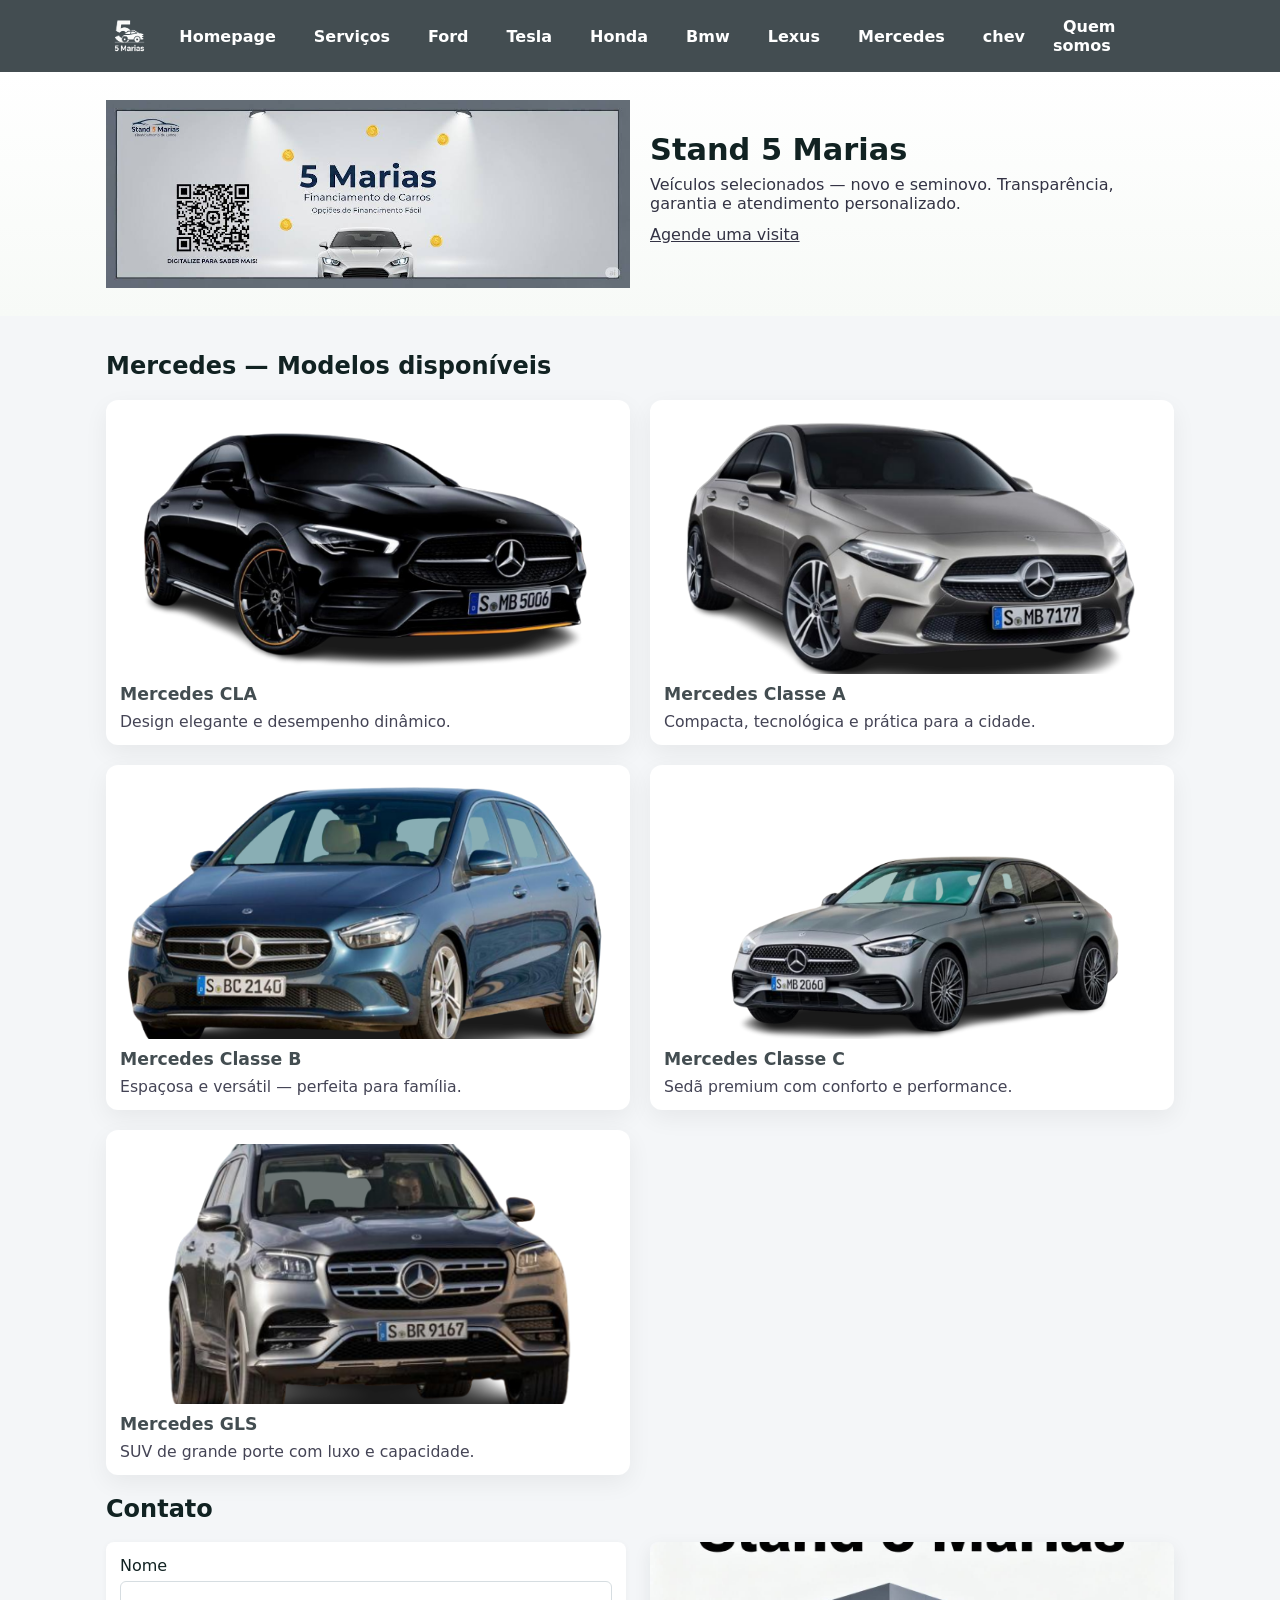
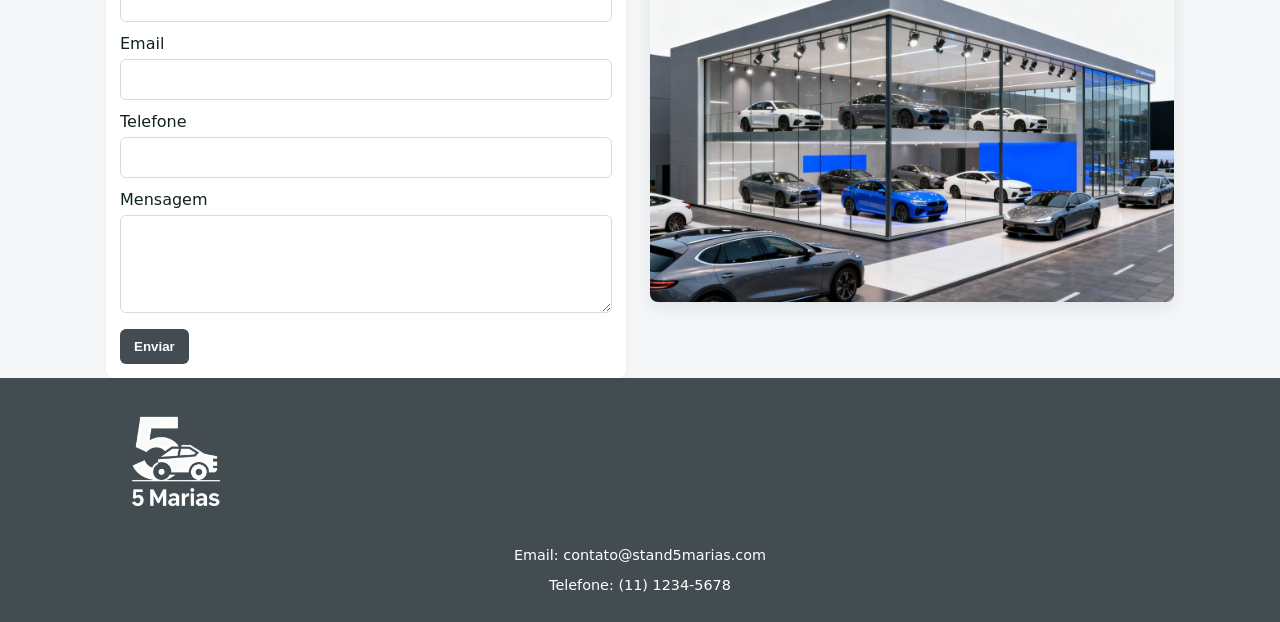
<file: mercedes.html>
<!DOCTYPE html>
<html lang="en">
<head>
    <meta charset="UTF-8">
    <meta name="viewport" content="width=device-width, initial-scale=1.0">
    <link rel="stylesheet" type="text/css" href="style.css">
    <title>Stand 5 Marias</title>
</head>
<body>
  <header class="site-header">
    <div class="container">
      <div class="logo">
        <a href="index.html"><img src="logo-removebg-preview.png" alt="Stand 5 Marias logo" width="140"></a>
      </div>

      <nav class="main-nav">
        <ul>
          <li><a href="index.html">Homepage</a></li>   
          <li><a href="servicos.html">Serviços</a></li>
          <li><a href="ford.html">Ford</a></li>
          <li><a href="tesla.html">Tesla</a></li>
          <li><a href="honda.html">Honda</a></li>
          <li><a href="bmw.html">Bmw</a></li>
          <li><a href="lexus.html">Lexus</a></li>
          <li><a href="mercedes.html">Mercedes</a></li>
          <li><a href="chev.html">chev</a></li>
          <li><a href="qsomos.html" aria-current="page">Quem somos</a></li>
        </ul>
      </nav>
    </div>
  </header>

  <main>
    <section class="hero">
      <div class="container">
        <div class="hero-media">
          <img src="banners/banner2.jpg" alt="Banner Stand 5 Marias" style="max-width:100%;height:auto;">
        </div>
        <div class="hero-text">
          <h1>Stand 5 Marias</h1>
          <p>Veículos selecionados — novo e seminovo. Transparência, garantia e atendimento personalizado.</p>
          <p><a href="#contato">Agende uma visita</a></p>
        </div>
      </div>
    </section>

    <section id="mercedes-models" class="destaques" style="padding-top:1rem;">
      <div class="container">
        <h2>Mercedes — Modelos disponíveis</h2>

        <div class="gallery-grid" aria-live="polite">
          <article class="car-card" tabindex="0">
            <figure>
              <img src="Mercedes/M_CLA.png" alt="Mercedes CLA">
            </figure>
            <h3>Mercedes CLA</h3>
            <p>Design elegante e desempenho dinâmico.</p>
          </article>

          <article class="car-card" tabindex="0">
            <figure>
              <img src="Mercedes/M_ClassA.png" alt="Mercedes Classe A">
            </figure>
            <h3>Mercedes Classe A</h3>
            <p>Compacta, tecnológica e prática para a cidade.</p>
          </article>

          <article class="car-card" tabindex="0">
            <figure>
              <img src="Mercedes/M_ClassB.png" alt="Mercedes Classe B">
            </figure>
            <h3>Mercedes Classe B</h3>
            <p>Espaçosa e versátil — perfeita para família.</p>
          </article>

          <article class="car-card" tabindex="0">
            <figure>
              <img src="Mercedes/M_ClassC.png" alt="Mercedes Classe C">
            </figure>
            <h3>Mercedes Classe C</h3>
            <p>Sedã premium com conforto e performance.</p>
          </article>

          <article class="car-card" tabindex="0">
            <figure>
              <img src="Mercedes/M_GLS.png" alt="Mercedes GLS">
            </figure>
            <h3>Mercedes GLS</h3>
            <p>SUV de grande porte com luxo e capacidade.</p>
          </article>
        </div>
      </div>
    </section>

  </main>
      <section id="contato" class="contato">
      <div class="container">
        <h2>Contato</h2>

        <div class="contact-grid">
          <form action="#" method="post" class="contact-form">
            <label for="nome">Nome</label><br>
            <input id="nome" name="nome" type="text" required><br>

            <label for="email">Email</label><br>
            <input id="email" name="email" type="email"><br>

            <label for="telefone">Telefone</label><br>
            <input id="telefone" name="telefone" type="tel"><br>

            <label for="mensagem">Mensagem</label><br>
            <textarea id="mensagem" name="mensagem" rows="4"></textarea><br>

            <button type="submit">Enviar</button>
          </form>

          <aside class="contact-image" aria-hidden="true">
            <img src="banners/banner.jpg" alt="Veículo em destaque — Stand 5 Marias">
          </aside>
        </div>
      </div>
    </section>
  </main>
  
    <footer class="site-footer">
    <div class="container">
      <div class="footer-logo">
        <a href="index.html"><img src="logo-removebg-preview.png" alt="Stand 5 Marias logo" width="140"></a>
      </div>

    

      <div class="footer-contact">
        <p>Email: contato@stand5marias.com</p>
        <p>Telefone: (11) 1234-5678</p>
      </div>

      
  </footer>
</body>
</html>
</file>
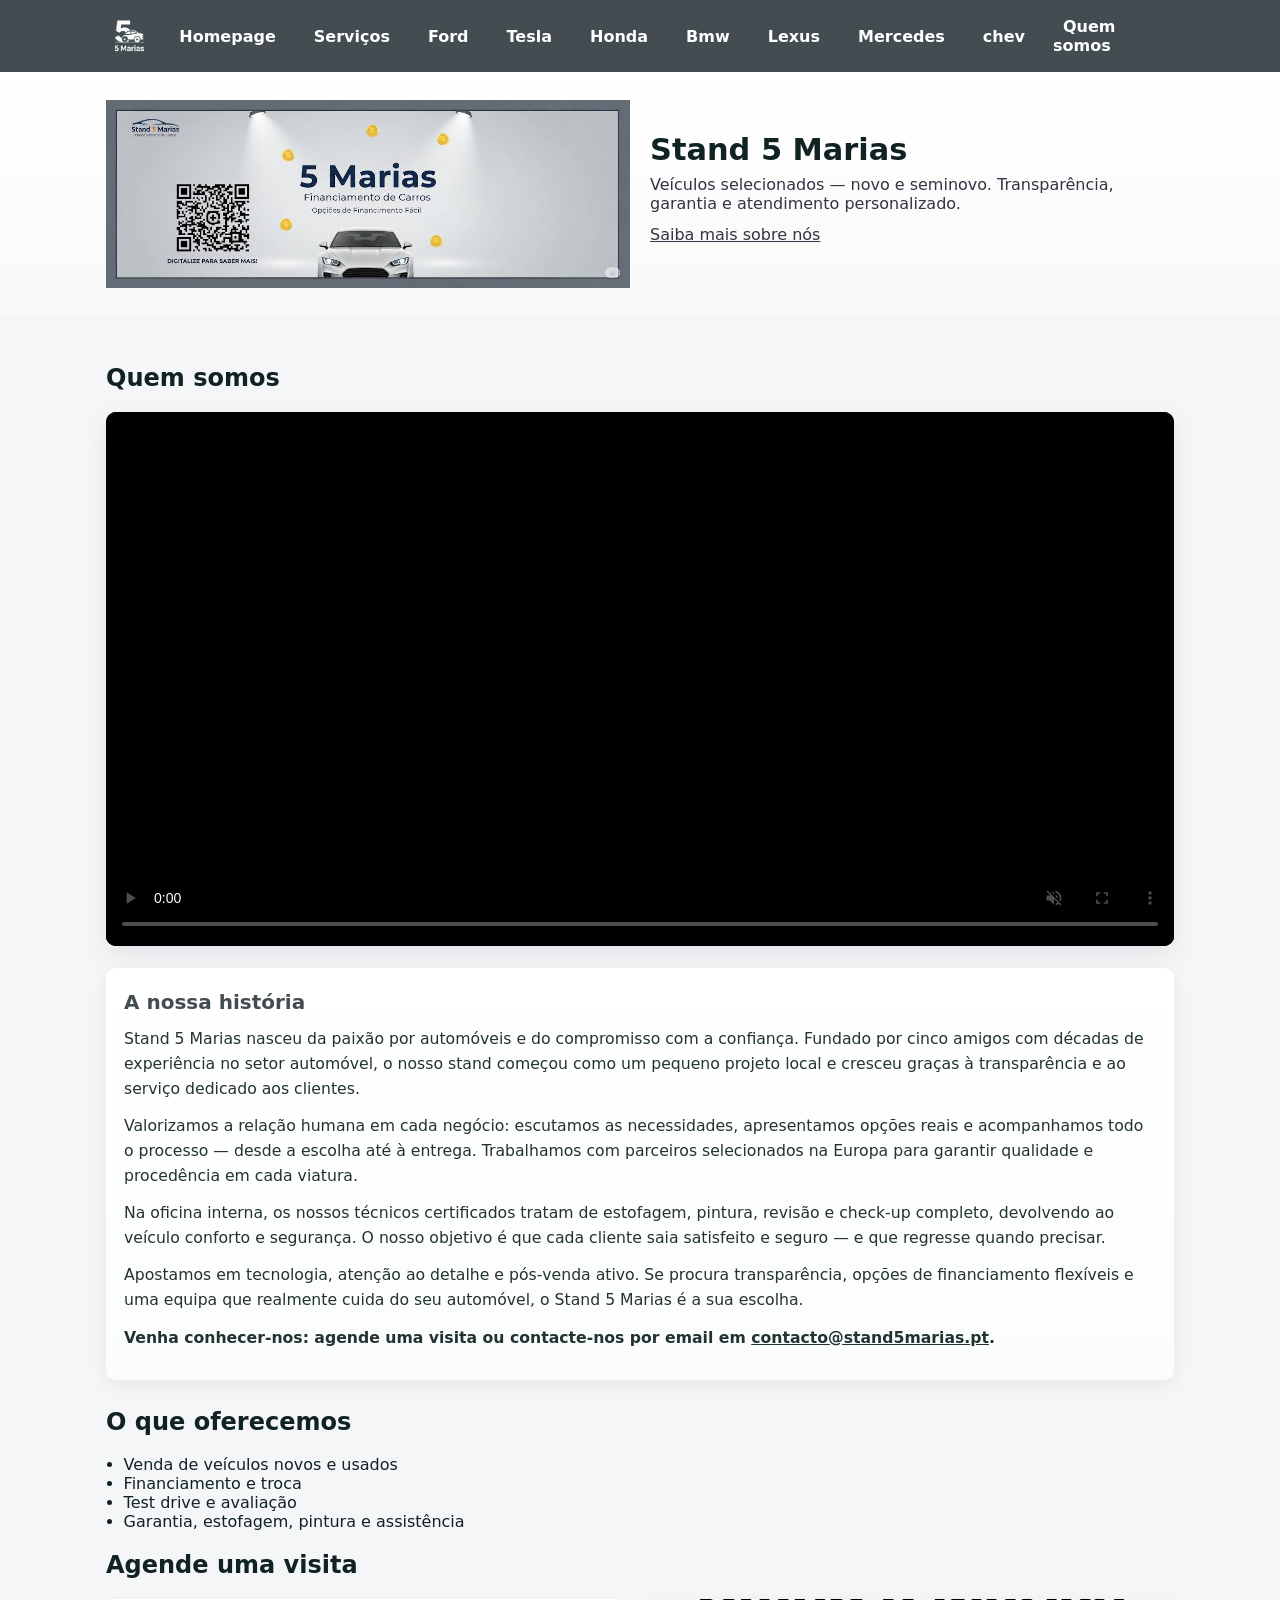
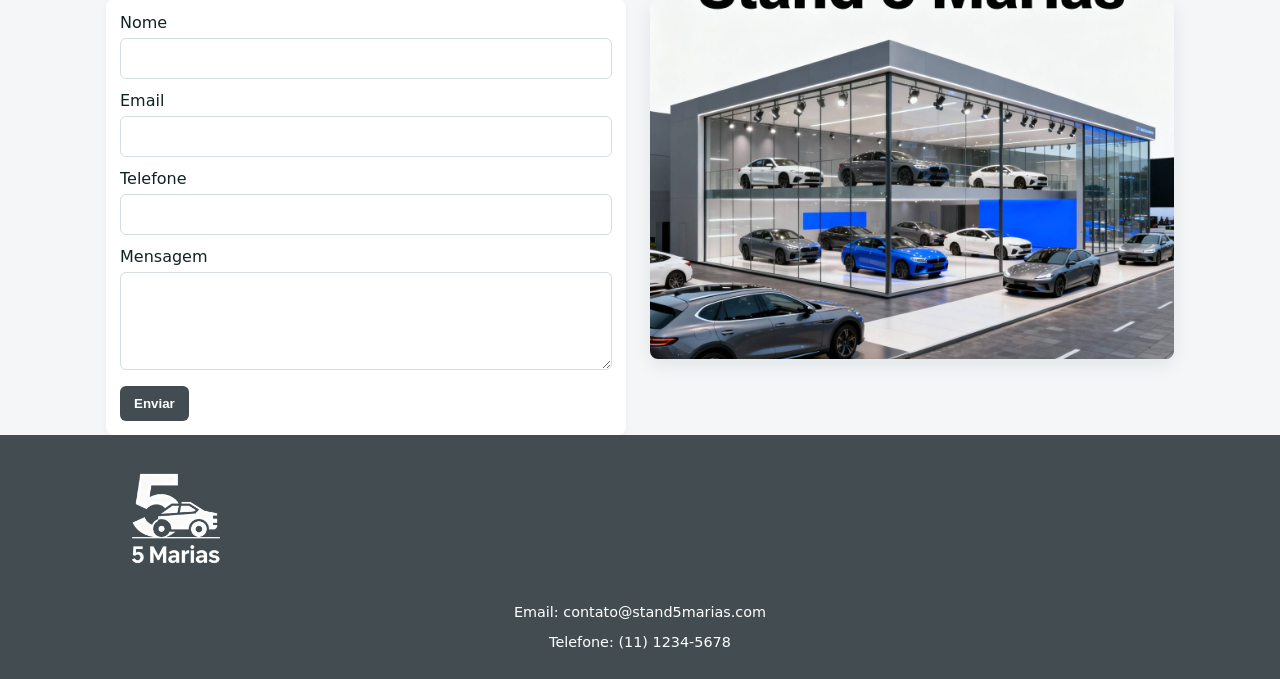
<file: qsomos.html>
<!DOCTYPE html>
<html lang="pt-PT">
<head>
    <meta charset="UTF-8">
    <meta name="viewport" content="width=device-width, initial-scale=1.0">
    <link rel="stylesheet" type="text/css" href="style.css">
    <title>Stand 5 Marias — Quem somos</title>
</head>
<body>
  <header class="site-header">
    <div class="container">
      <div class="logo">
        <a href="index.html"><img src="logo-removebg-preview.png" alt="Stand 5 Marias logo" width="140"></a>
      </div>

      <nav class="main-nav">
        <ul>
          <li><a href="index.html">Homepage</a></li>   
          <li><a href="servicos.html">Serviços</a></li>
          <li><a href="ford.html">Ford</a></li>
          <li><a href="tesla.html">Tesla</a></li>
          <li><a href="honda.html">Honda</a></li>
          <li><a href="bmw.html">Bmw</a></li>
          <li><a href="lexus.html">Lexus</a></li>
          <li><a href="mercedes.html">Mercedes</a></li>
          <li><a href="chev.html">chev</a></li>
          <li><a href="qsomos.html" aria-current="page">Quem somos</a></li>
        </ul>
      </nav>
    </div>
  </header>

  <main>
    <section class="hero">
      <div class="container">
        <div class="hero-media">
          <img src="banners/banner2.jpg" alt="Banner Stand 5 Marias" style="max-width:100%;height:auto;">
        </div>
        <div class="hero-text">
          <h1>Stand 5 Marias</h1>
          <p>Veículos selecionados — novo e seminovo. Transparência, garantia e atendimento personalizado.</p>
          <p><a href="#qsomos-section">Saiba mais sobre nós</a></p>
        </div>
      </div>
    </section>

    <section id="qsomos-section" class="qsomos">
      <div class="container">
        <h2>Quem somos</h2>

        <div class="qsomos-grid">
          <div class="video-wrap large">
            <video id="qsomosVideo" autoplay muted playsinline controls poster="banners/qsomos.MP4" preload="metadata" aria-label="Vídeo institucional Stand 5 Marias">
              <source src="banners/qsomos.MP4" type="video/mp4">
              O seu navegador não suporta vídeo HTML5. Pode ver o vídeo <a href="banners/qsomos.MP4">aqui</a>.
            </video>
          </div>

          <article class="story-card" aria-labelledby="historia-title">
            <h3 id="historia-title">A nossa história</h3>

            <p>Stand 5 Marias nasceu da paixão por automóveis e do compromisso com a confiança. Fundado por cinco amigos com décadas de experiência no setor automóvel, o nosso stand começou como um pequeno projeto local e cresceu graças à transparência e ao serviço dedicado aos clientes.</p>

            <p>Valorizamos a relação humana em cada negócio: escutamos as necessidades, apresentamos opções reais e acompanhamos todo o processo — desde a escolha até à entrega. Trabalhamos com parceiros selecionados na Europa para garantir qualidade e procedência em cada viatura.</p>

            <p>Na oficina interna, os nossos técnicos certificados tratam de estofagem, pintura, revisão e check‑up completo, devolvendo ao veículo conforto e segurança. O nosso objetivo é que cada cliente saia satisfeito e seguro — e que regresse quando precisar.</p>

            <p>Apostamos em tecnologia, atenção ao detalhe e pós‑venda ativo. Se procura transparência, opções de financiamento flexíveis e uma equipa que realmente cuida do seu automóvel, o Stand 5 Marias é a sua escolha.</p>

            <p style="margin-top:.75rem;font-weight:600">Venha conhecer-nos: agende uma visita ou contacte-nos por email em <a href="mailto:contacto@stand5marias.pt">contacto@stand5marias.pt</a>.</p>
          </article>
        </div>
      </div>
    </section>

    <section id="servicos" class="servicos" aria-labelledby="servicos-title">
      <div class="container">
        <h2 id="servicos-title">O que oferecemos</h2>
        <ul>
          <li>Venda de veículos novos e usados</li>
          <li>Financiamento e troca</li>
          <li>Test drive e avaliação</li>
          <li>Garantia, estofagem, pintura e assistência</li>
        </ul>
      </div>
    </section>

  <section id="contato" class="contato" style="margin-top:1.25rem">
      <div class="container">
        <h2>Agende uma visita</h2>

        <div class="contact-grid">
          <form action="#" method="post" class="contact-form">
            <label for="nome">Nome</label><br>
            <input id="nome" name="nome" type="text" required><br>

            <label for="email">Email</label><br>
            <input id="email" name="email" type="email"><br>

            <label for="telefone">Telefone</label><br>
            <input id="telefone" name="telefone" type="tel"><br>

            <label for="mensagem">Mensagem</label><br>
            <textarea id="mensagem" name="mensagem" rows="4"></textarea><br>

            <button type="submit">Enviar</button>
          </form>

          <aside class="contact-image" aria-hidden="true">
            <img src="banners/banner.jpg" alt="Veículo em destaque — Stand 5 Marias">
          </aside>
        </div>
      </div>
    </section>
  </main>

    <footer class="site-footer">
    <div class="container">
      <div class="footer-logo">
        <a href="index.html"><img src="logo-removebg-preview.png" alt="Stand 5 Marias logo" width="140"></a>
      </div>

    

      <div class="footer-contact">
        <p>Email: contato@stand5marias.com</p>
        <p>Telefone: (11) 1234-5678</p>
      </div>

      
  </footer>

  
  <script>
    
      const video = document.getElementById('qsomosVideo');
      video.addEventListener('pause', () => video.play());
    
  </script>
</body>
</html>
</file>
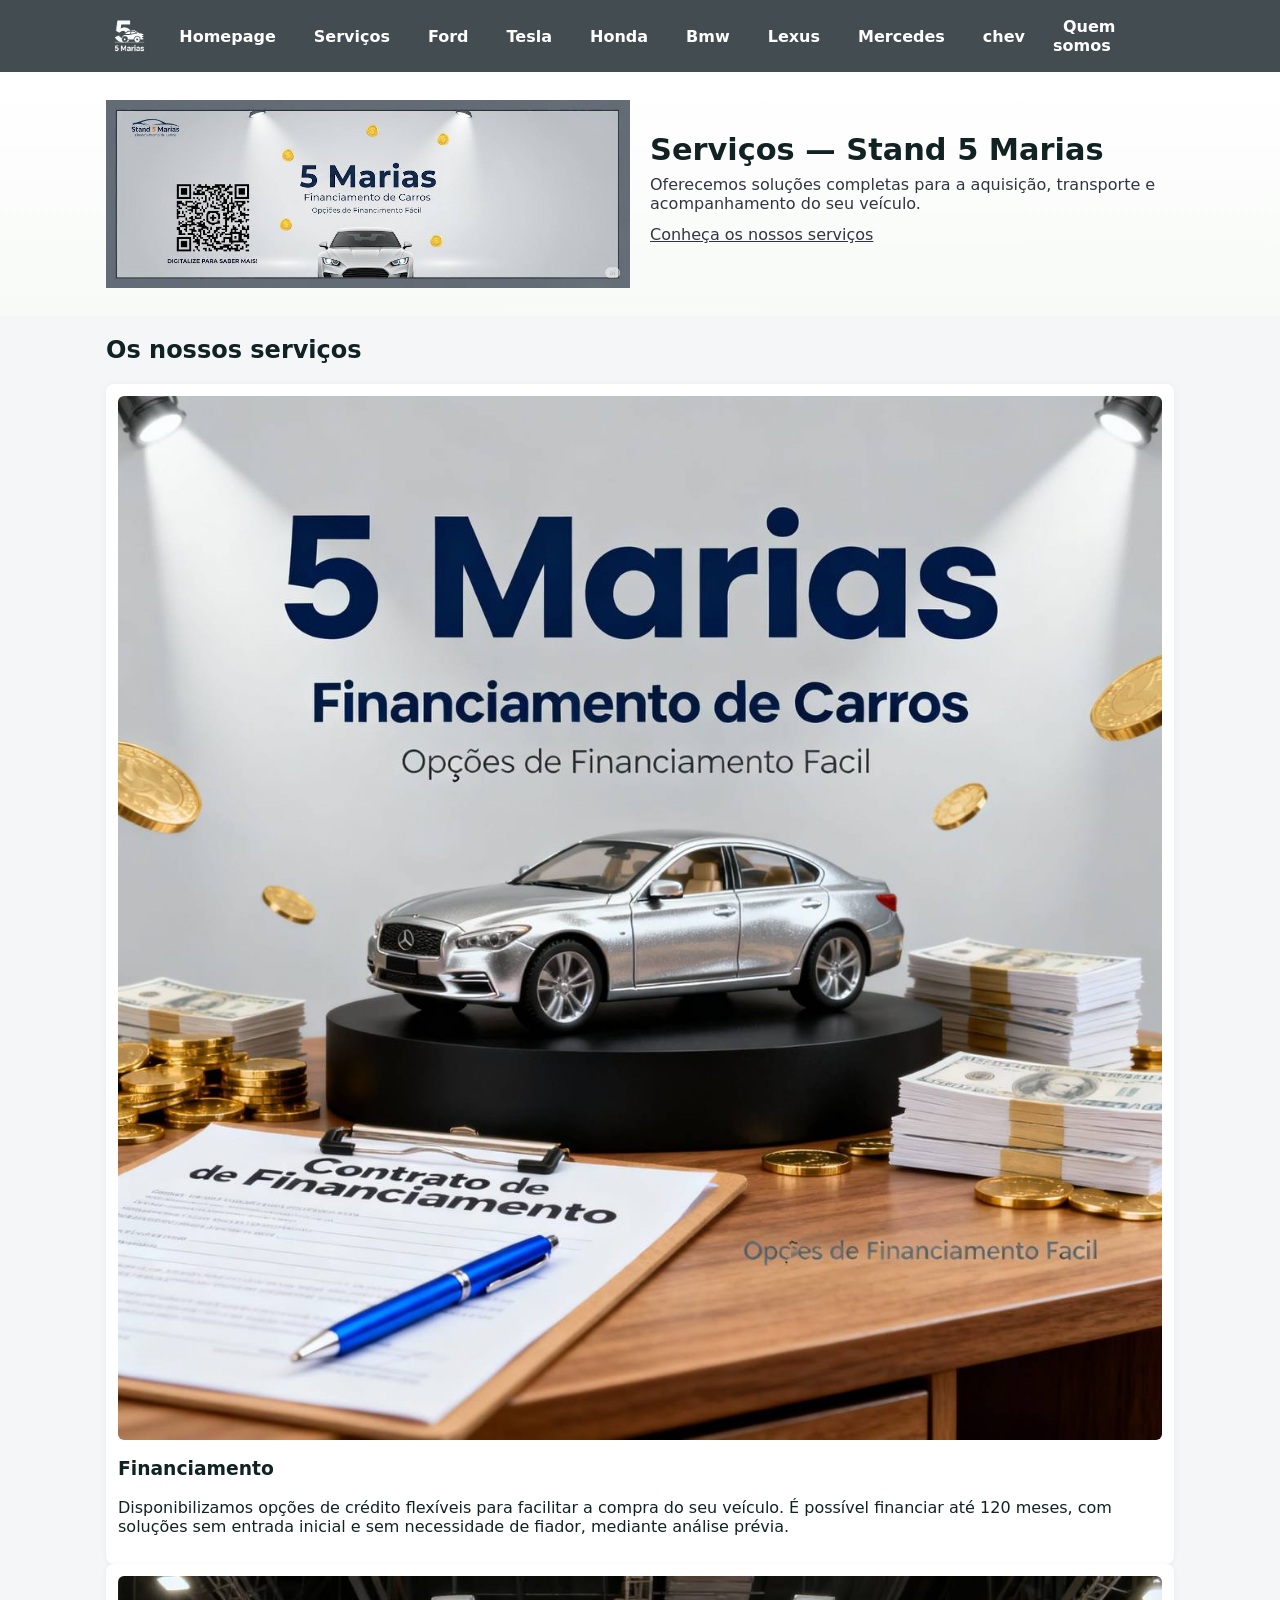
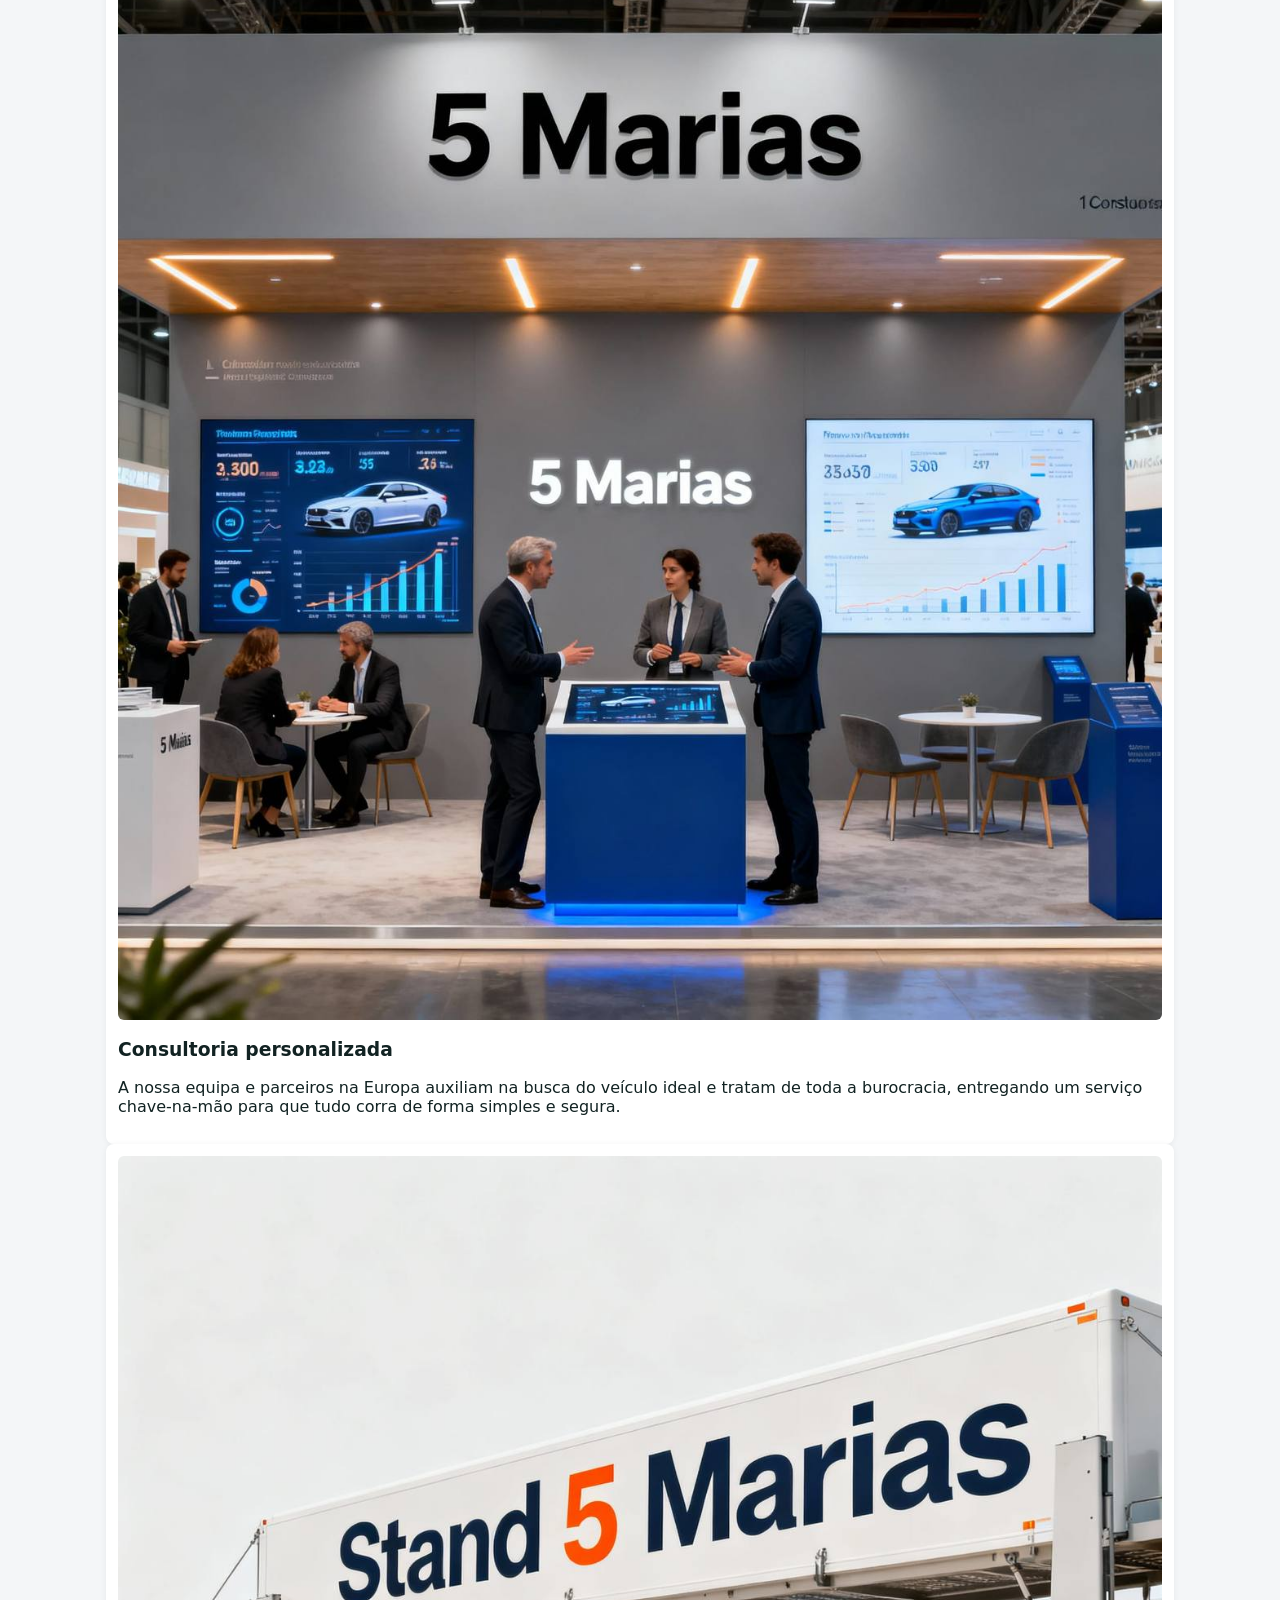
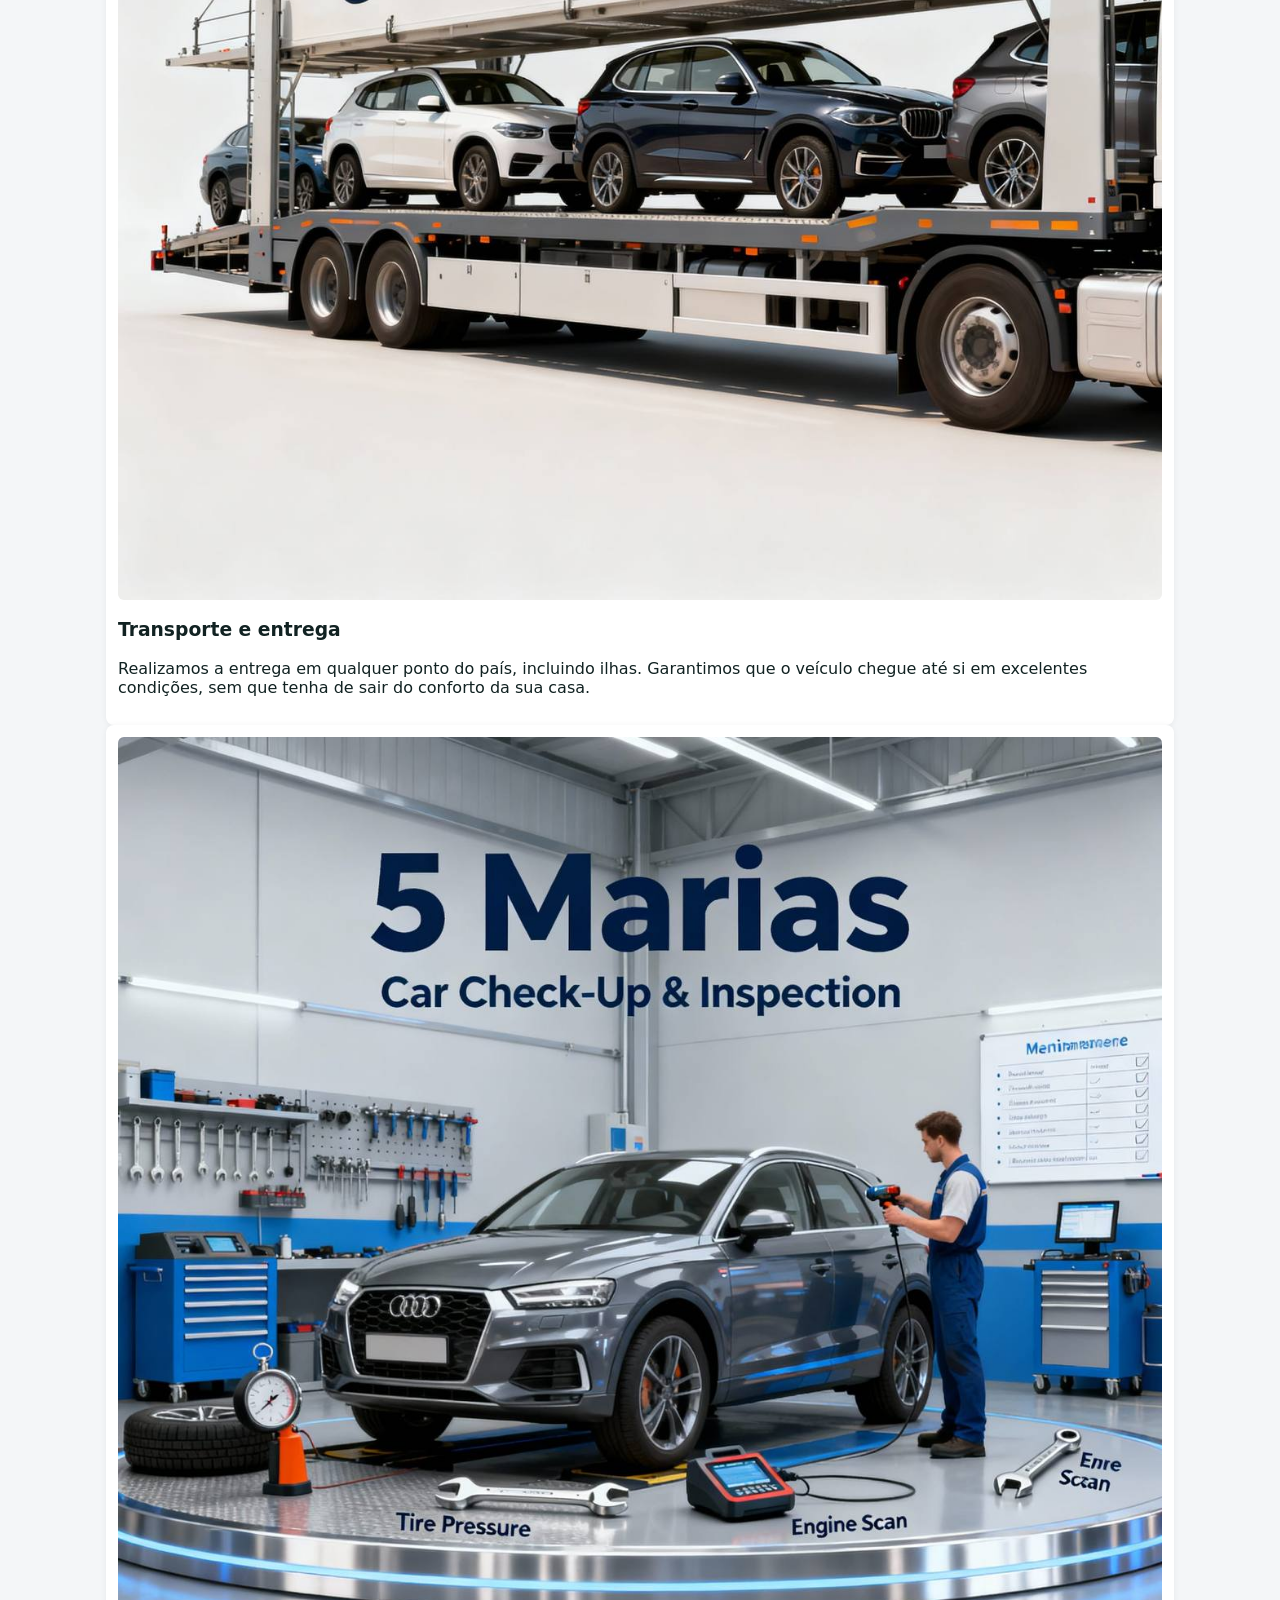
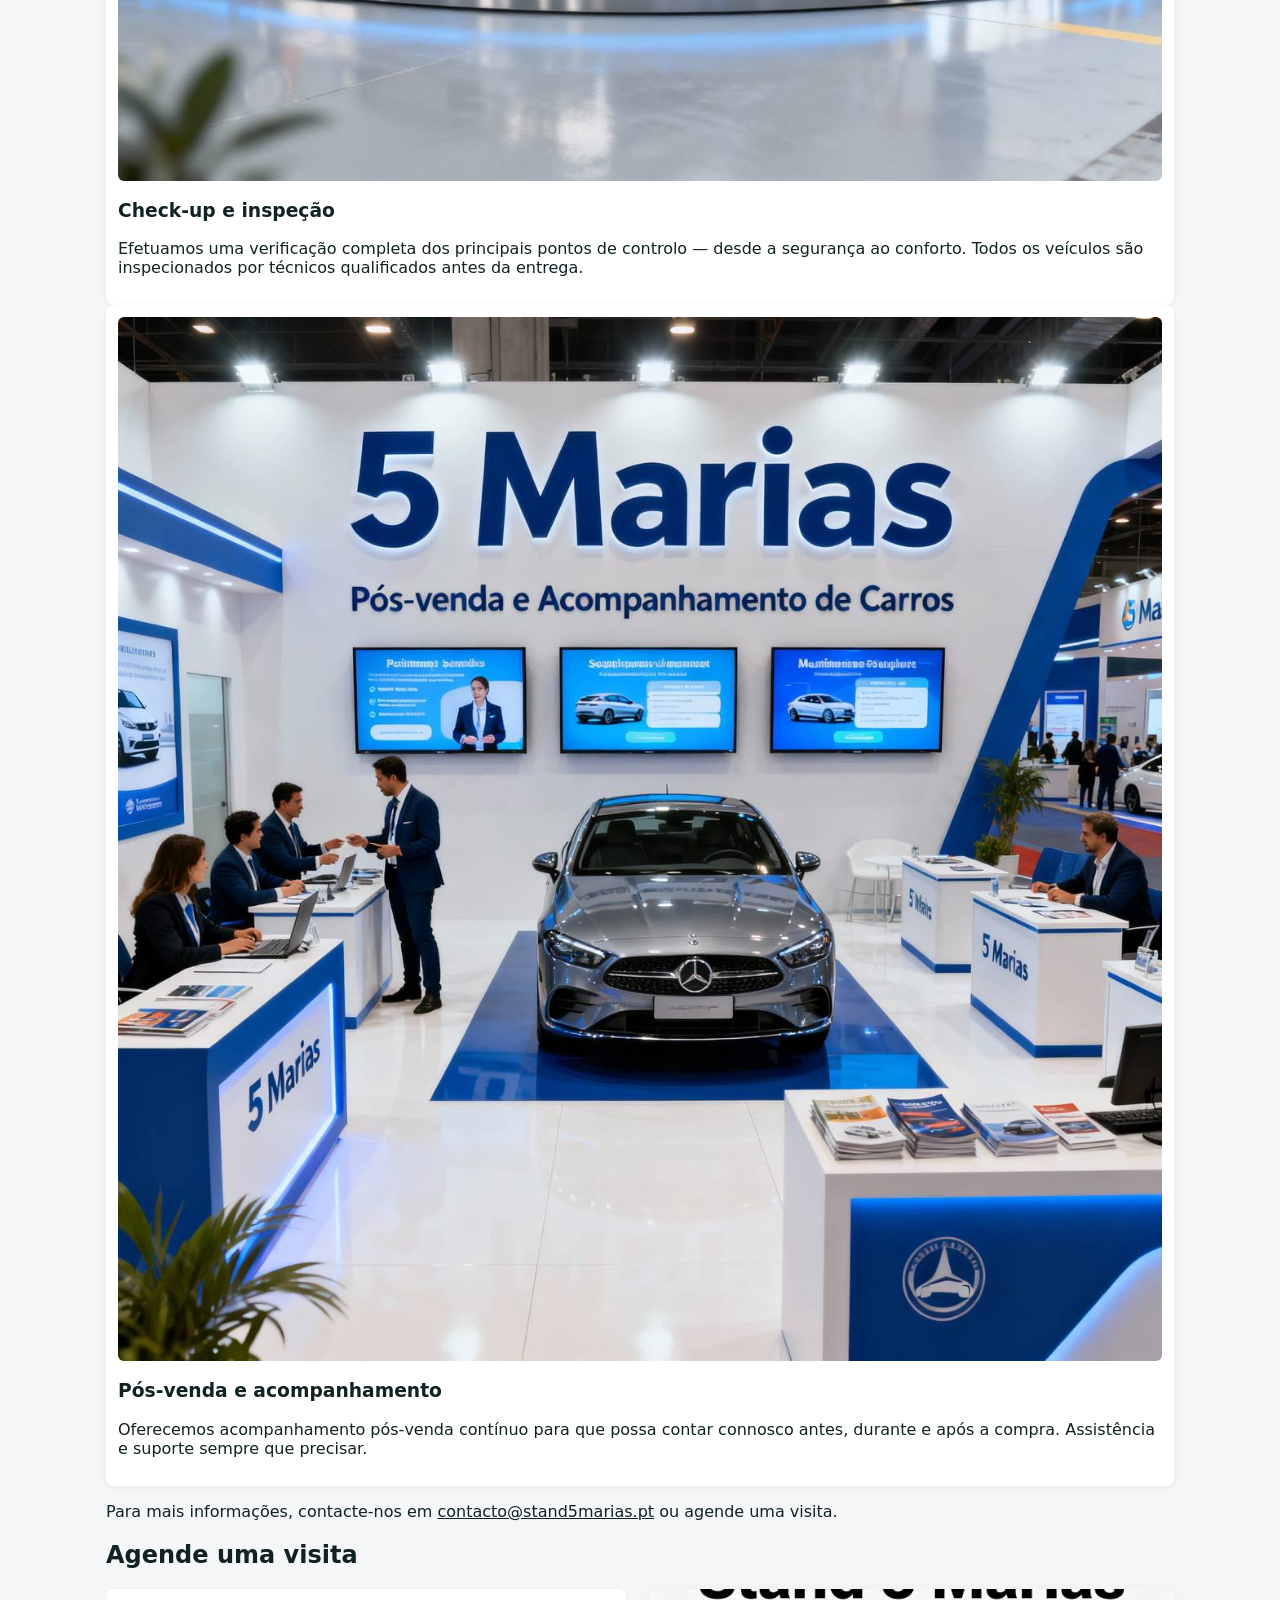
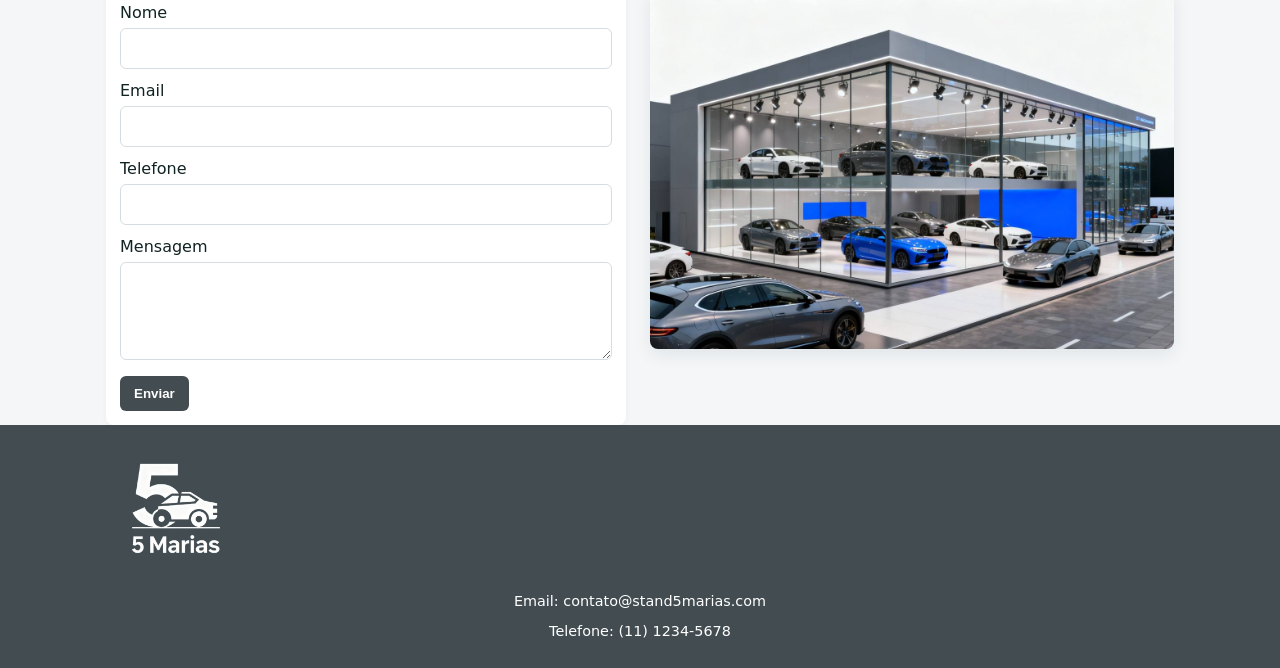
<file: servicos.html>
<!DOCTYPE html>
<html lang="pt-PT">
<head>
    <meta charset="UTF-8">
    <meta name="viewport" content="width=device-width, initial-scale=1.0">
    <link rel="stylesheet" type="text/css" href="style.css">
    <title>Serviços — Stand 5 Marias</title>
</head>
<body>
  <header class="site-header">
    <div class="container">
      <div class="logo">
        <a href="index.html"><img src="logo-removebg-preview.png" alt="Stand 5 Marias logo" width="140"></a>
      </div>

      <nav class="main-nav">
        <ul>
          <li><a href="index.html">Homepage</a></li>   
          <li><a href="servicos.html">Serviços</a></li>
          <li><a href="ford.html">Ford</a></li>
          <li><a href="tesla.html">Tesla</a></li>
          <li><a href="honda.html">Honda</a></li>
          <li><a href="bmw.html">Bmw</a></li>
          <li><a href="lexus.html">Lexus</a></li>
          <li><a href="mercedes.html">Mercedes</a></li>
          <li><a href="chev.html">chev</a></li>
          <li><a href="qsomos.html">Quem somos</a></li>
        </ul>
      </nav>
    </div>
  </header>

  <main>
    <section class="hero">
      <div class="container">
        <div class="hero-media">
          <img src="banners/banner2.jpg" alt="Banner Stand 5 Marias" style="max-width:100%;height:auto;">
        </div>
        <div class="hero-text">
          <h1>Serviços — Stand 5 Marias</h1>
          <p>Oferecemos soluções completas para a aquisição, transporte e acompanhamento do seu veículo.</p>
          <p><a href="#servicos-lista">Conheça os nossos serviços</a></p>
        </div>
      </div>
    </section>

    <section id="servicos-lista" class="servicos">
      <div class="container">
        <h2>Os nossos serviços</h2>

        <article class="card" tabindex="0" aria-labelledby="financiamento">
          <figure style="margin:0 0 10px">
            <img src="Serviços/finan.jpg" alt="Documentos e dinheiro simbolizando financiamento">
          </figure>
          <h3 id="financiamento">Financiamento</h3>
          <p>Disponibilizamos opções de crédito flexíveis para facilitar a compra do seu veículo. É possível financiar até 120 meses, com soluções sem entrada inicial e sem necessidade de fiador, mediante análise prévia.</p>
        </article>

        <article class="card" tabindex="0" aria-labelledby="consultoria">
          <figure style="margin:0 0 10px">
            <img src="Serviços/consult.jpg" alt="Pessoa a aconselhar cliente junto a um carro">
          </figure>
          <h3 id="consultoria">Consultoria personalizada</h3>
          <p>A nossa equipa e parceiros na Europa auxiliam na busca do veículo ideal e tratam de toda a burocracia, entregando um serviço chave-na-mão para que tudo corra de forma simples e segura.</p>
        </article>

        <article class="card" tabindex="0" aria-labelledby="transporte">
          <figure style="margin:0 0 10px">
            <img src="Serviços/photo_2025-10-16_12-54-57.jpg" alt="Camião de transporte de veículos">
          </figure>
          <h3 id="transporte">Transporte e entrega</h3>
          <p>Realizamos a entrega em qualquer ponto do país, incluindo ilhas. Garantimos que o veículo chegue até si em excelentes condições, sem que tenha de sair do conforto da sua casa.</p>
        </article>

        <article class="card" tabindex="0" aria-labelledby="checkup">
          <figure style="margin:0 0 10px">
            <img src="Serviços/check.jpg" alt="Técnico a inspecionar carro">
          </figure>
          <h3 id="checkup">Check‑up e inspeção</h3>
          <p>Efetuamos uma verificação completa dos principais pontos de controlo — desde a segurança ao conforto. Todos os veículos são inspecionados por técnicos qualificados antes da entrega.</p>
        </article>

        <article class="card" tabindex="0" aria-labelledby="posvenda">
          <figure style="margin:0 0 10px">
            <img src="Serviços/posvenda.jpg" alt="Atendimento pós-venda ao cliente">
          </figure>
          <h3 id="posvenda">Pós‑venda e acompanhamento</h3>
          <p>Oferecemos acompanhamento pós‑venda contínuo para que possa contar connosco antes, durante e após a compra. Assistência e suporte sempre que precisar.</p>
        </article>

        <p style="margin-top:1rem">Para mais informações, contacte-nos em <a href="mailto:contacto@stand5marias.pt">contacto@stand5marias.pt</a> ou agende uma visita.</p>
      </div>
    </section>

    <section id="contato" class="contato" style="margin-top:1.25rem">
      <div class="container">
        <h2>Agende uma visita</h2>

        <div class="contact-grid">
          <form action="#" method="post" class="contact-form">
            <label for="nome">Nome</label><br>
            <input id="nome" name="nome" type="text" required><br>

            <label for="email">Email</label><br>
            <input id="email" name="email" type="email"><br>

            <label for="telefone">Telefone</label><br>
            <input id="telefone" name="telefone" type="tel"><br>

            <label for="mensagem">Mensagem</label><br>
            <textarea id="mensagem" name="mensagem" rows="4"></textarea><br>

            <button type="submit">Enviar</button>
          </form>

          <aside class="contact-image" aria-hidden="true">
            <img src="banners/banner.jpg" alt="Veículo em destaque — Stand 5 Marias">
          </aside>
        </div>
      </div>
    </section>
  </main>

    <footer class="site-footer">
    <div class="container">
      <div class="footer-logo">
        <a href="index.html"><img src="logo-removebg-preview.png" alt="Stand 5 Marias logo" width="140"></a>
      </div>

    

      <div class="footer-contact">
        <p>Email: contato@stand5marias.com</p>
        <p>Telefone: (11) 1234-5678</p>
      </div>

      
  </footer>
</body>
</html>
</file>
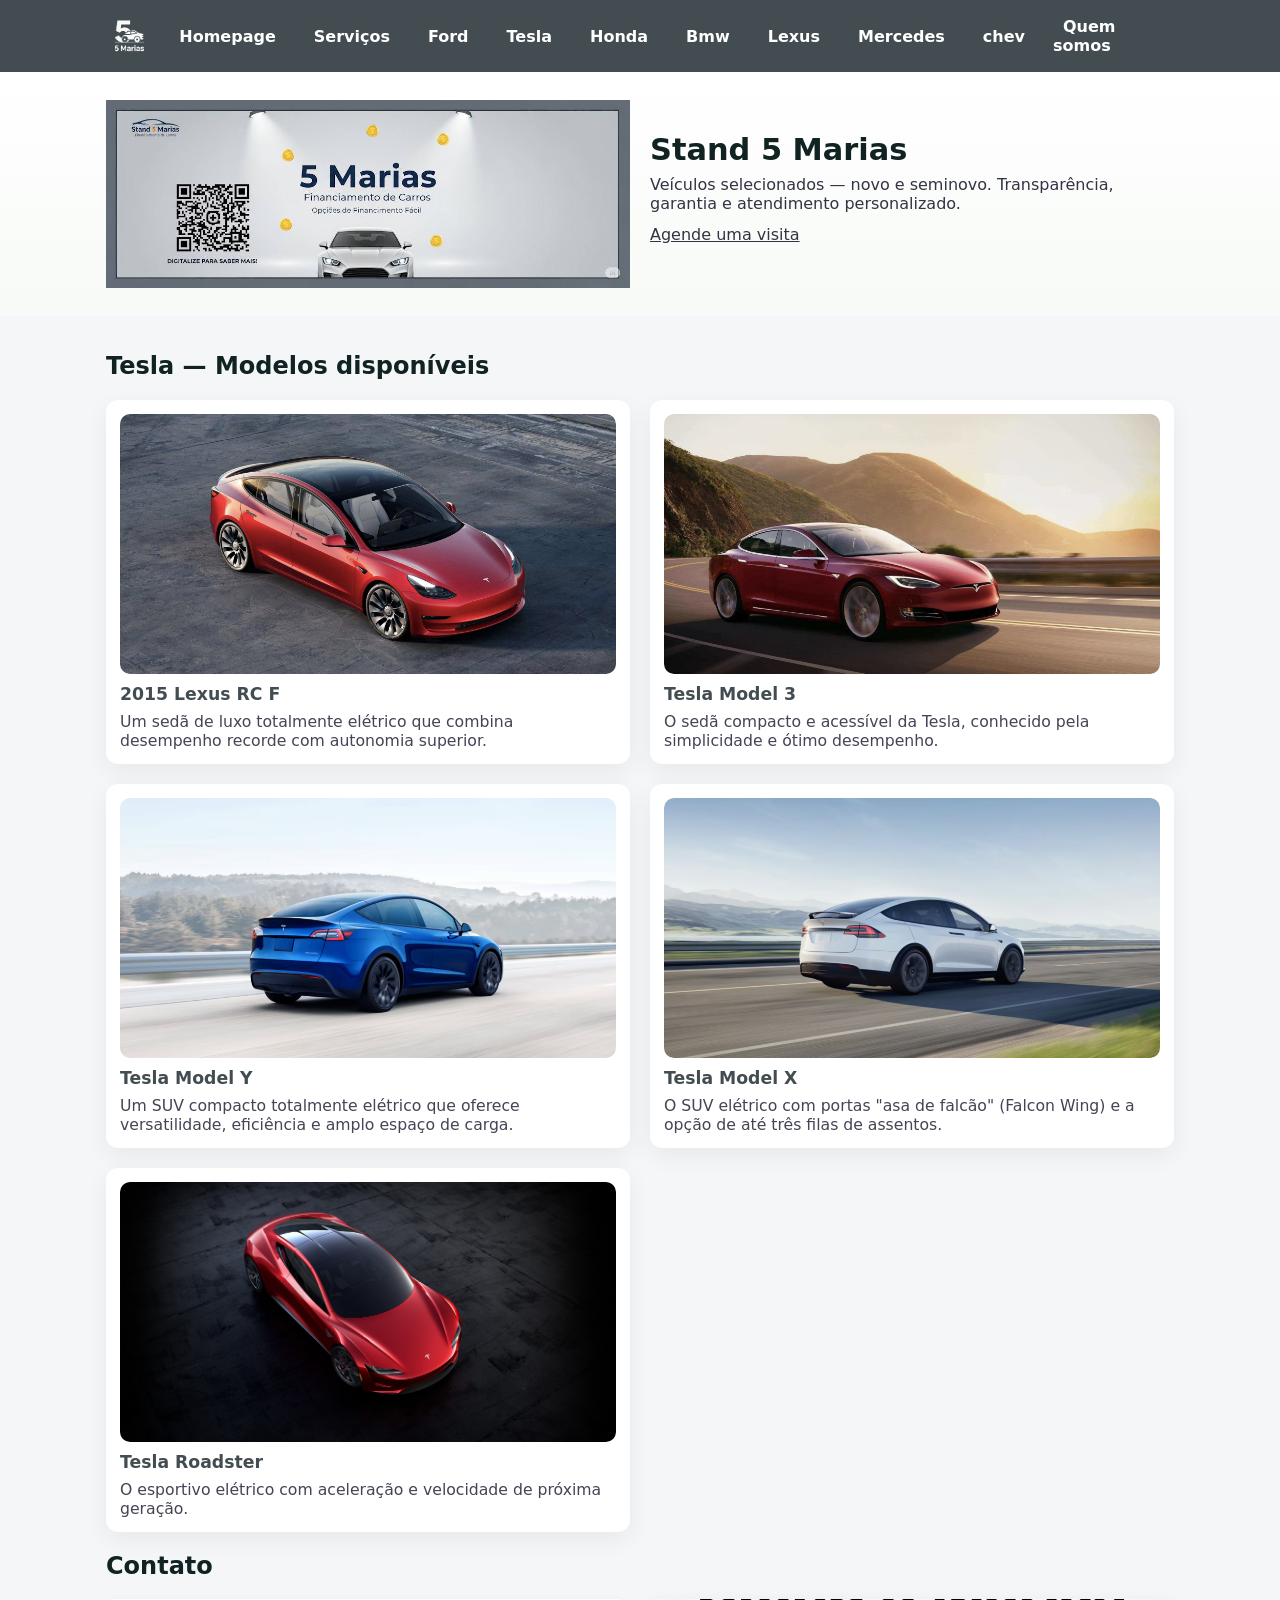
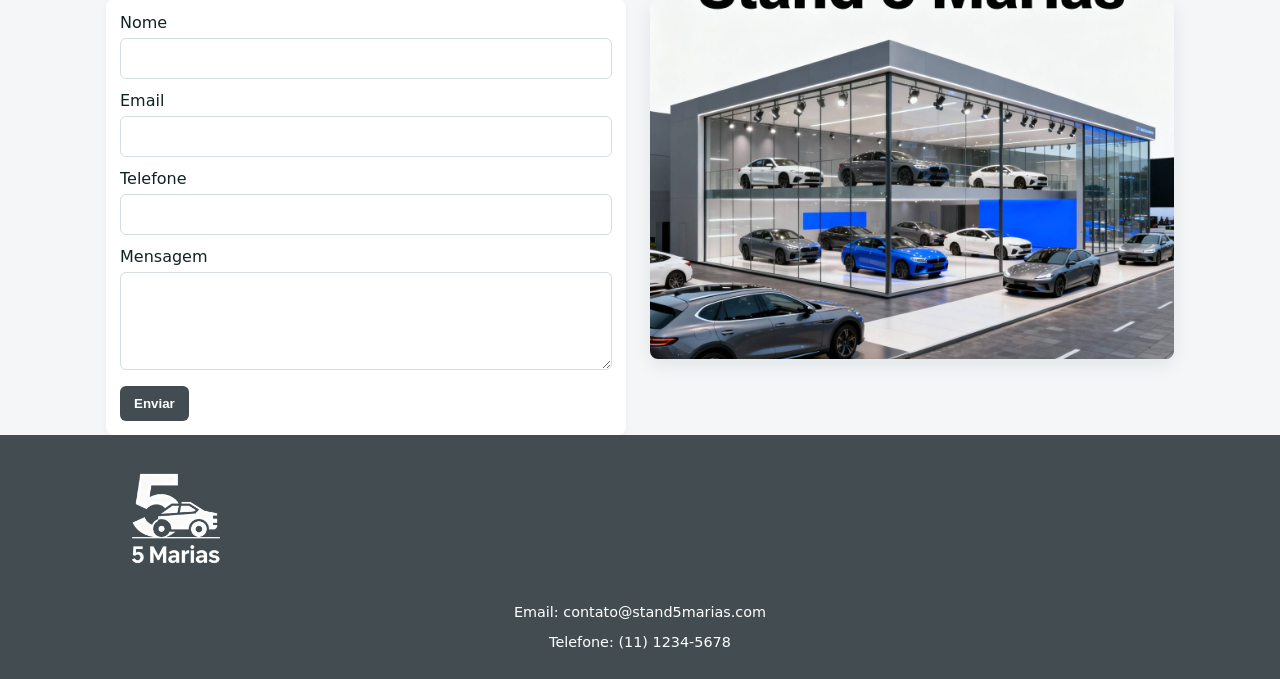
<file: tesla.html>
<!DOCTYPE html>
<html lang="en">
<head>
    <meta charset="UTF-8">
    <meta name="viewport" content="width=device-width, initial-scale=1.0">
    <link rel="stylesheet" type="text/css" href="style.css">
    <title>Stand 5 Marias</title>
</head>
<body>
  <header class="site-header">
    <div class="container">
      <div class="logo">
        <a href="index.html"><img src="logo-removebg-preview.png" alt="Stand 5 Marias logo" width="140"></a>
      </div>

      <nav class="main-nav">
        <ul>
          <li><a href="index.html">Homepage</a></li>   
          <li><a href="servicos.html">Serviços</a></li>
          <li><a href="ford.html">Ford</a></li>
          <li><a href="tesla.html">Tesla</a></li>
          <li><a href="honda.html">Honda</a></li>
          <li><a href="bmw.html">Bmw</a></li>
          <li><a href="lexus.html">Lexus</a></li>
          <li><a href="mercedes.html">Mercedes</a></li>
          <li><a href="chev.html">chev</a></li>
          <li><a href="qsomos.html" aria-current="page">Quem somos</a></li>
        </ul>
      </nav>
    </div>
  </header>

  <main>
    
    <section class="hero">
      <div class="container">
        <div class="hero-media">
          <img src="banners/banner2.jpg" alt="Banner Stand 5 Marias" style="max-width:100%;height:auto;">
        </div>
        <div class="hero-text">
          <h1>Stand 5 Marias</h1>
          <p>Veículos selecionados — novo e seminovo. Transparência, garantia e atendimento personalizado.</p>
          <p><a href="#contato">Agende uma visita</a></p>
        </div>
      </div>
    </section>
    <section id="tesla-models" class="destaques" style="padding-top:1rem;">
      <div class="container">
        <h2>Tesla — Modelos disponíveis</h2>

        <div class="gallery-grid" aria-live="polite">
          <article class="car-card" tabindex="0">
            <figure>
              <img src="tesla_img/images/image-2.png" alt="Tesla Model S">
            </figure>
            <h3>2015 Lexus RC F</h3>
            <p>Um sedã de luxo totalmente elétrico que combina desempenho recorde com autonomia superior.</p>
          </article>

          <article class="car-card" tabindex="0">
            <figure>
              <img src="tesla_img/images/image-1.png" alt="Tesla Model 3">
            </figure>
            <h3>Tesla Model 3</h3>
            <p>O sedã compacto e acessível da Tesla, conhecido pela simplicidade e ótimo desempenho.</p>
          </article>

          <article class="car-card" tabindex="0">
            <figure>
              <img src="tesla_img/images/image-3.png" alt="Tesla Model Y">
            </figure>
            <h3>Tesla Model Y</h3>
            <p>Um SUV compacto totalmente elétrico que oferece versatilidade, eficiência e amplo espaço de carga.</p>
          </article>

          <article class="car-card" tabindex="0">
            <figure>
              <img src="tesla_img/images/image-4.png" alt="Tesla Model X">
            </figure>
            <h3>Tesla Model X</h3>
            <p>O SUV elétrico com portas "asa de falcão" (Falcon Wing) e a opção de até três filas de assentos.</p>
          </article>

          <article class="car-card" tabindex="0">
            <figure>
              <img src="tesla_img/images/top.jpg" alt="Tesla Roadster">
            </figure>
            <h3>Tesla Roadster</h3>
            <p>O esportivo elétrico com aceleração e velocidade de próxima geração.</p>
          </article>
        </div>
      </div>
    </section>
      <section id="contato" class="contato">
      <div class="container">
        <h2>Contato</h2>

        <div class="contact-grid">
          <form action="#" method="post" class="contact-form">
            <label for="nome">Nome</label><br>
            <input id="nome" name="nome" type="text" required><br>

            <label for="email">Email</label><br>
            <input id="email" name="email" type="email"><br>

            <label for="telefone">Telefone</label><br>
            <input id="telefone" name="telefone" type="tel"><br>

            <label for="mensagem">Mensagem</label><br>
            <textarea id="mensagem" name="mensagem" rows="4"></textarea><br>

            <button type="submit">Enviar</button>
          </form>

          <aside class="contact-image" aria-hidden="true">
            <img src="banners/banner.jpg" alt="Veículo em destaque — Stand 5 Marias">
          </aside>
        </div>
      </div>
    </section>
  


  <footer class="site-footer">
    <div class="container">
      <div class="footer-logo">
        <a href="index.html"><img src="logo-removebg-preview.png" alt="Stand 5 Marias logo" width="140"></a>
      </div>

    

      <div class="footer-contact">
        <p>Email: contato@stand5marias.com</p>
        <p>Telefone: (11) 1234-5678</p>
      </div>

      
  </footer>
</file>
<file: style.css>
/* Reset */
*{box-sizing:border-box}
html,body{height:100%}

/* Layout & base */
body{
  font-family: system-ui, -apple-system, "Segoe UI", Roboto, "Helvetica Neue", Arial, sans-serif;
  margin:0;
  background:#f4f6f8;
  color:#122;
  -webkit-font-smoothing:antialiased;
  -moz-osx-font-smoothing:grayscale;
}

.container{
  max-width:1100px;
  margin:0 auto;
  padding:0 16px;
}

/* Header / nav */
.site-header{
  background:hsl(198, 9%, 29%); 
  color:#fff;
}
.site-header .container{
  display:flex;
  align-items:center;
  gap:16px;
  padding:12px 16px;
}
.logo img{display:block; height:48px; width:auto}

/* Main nav */
.main-nav ul{
  display:flex;
  gap:18px;
  list-style:none;
  margin:0;
  padding:0;
  align-items:center;
}
.main-nav a{
  color:#fff;
  text-decoration:none;
  font-weight:600;
  padding:8px 10px;
  border-radius:6px;
}
.main-nav a:hover{background:rgba(255,255,255,0.08)}

/* Hero */
.hero{
  padding:28px 0;
  background:linear-gradient(180deg, #fff, #f7faf7);
}
.hero .container{display:grid;grid-template-columns:1fr;gap:20px;align-items:center}
.hero h1{margin:0 0 8px;font-size:1.9rem}
.hero p{margin:0 0 12px;color:#334}

/* media for hero two-column layout on larger screens */
@media(min-width:840px){
  .hero .container{grid-template-columns: 1fr 1fr}
}

/* Destaques / grid */
.grid{
  display:grid;
  gap:16px;
  grid-template-columns:repeat(auto-fit,minmax(220px,1fr));
  margin-top:12px;
}
.card{
  background:#fff;
  border-radius:8px;
  box-shadow:0 1px 6px rgba(18,34,40,0.06);
  padding:12px;
  overflow:hidden;
  position:relative; /* adicionada para hover visual */
  transform:translateZ(0); /* força renderização no GPU */
  transition:transform .28s cubic-bezier(.2,.9,.3,1), box-shadow .28s ease;
  cursor:default;
}

/* imagem */
.card img{
  display:block;
  width:100%;
  height:auto;
  border-radius:6px;
  transition:transform .35s cubic-bezier(.2,.9,.3,1), filter .25s ease;
  will-change:transform;
}

/* efeito ao passar o mouse */
.card:hover{
  transform:translateY(-8px) scale(1.01);
  box-shadow:0 10px 30px rgba(18,34,40,0.12);
  cursor:pointer;
}
.card:hover img{
  transform:scale(1.06) translateY(-4px) rotate(-0.5deg);
  filter:brightness(.98);
}

/* foco por teclado (acessibilidade) */
.card:focus-within,
.card:focus{
  outline:2px solid rgba(11,107,68,0.18);
  outline-offset:4px;
}

/* reduz movimento se usuário preferir */
@media (prefers-reduced-motion: reduce){
  .card, .card img{
    transition:none;
    transform:none !important;
  }
}

/* Serviços list */
.servicos ul{
  padding-left:1.1rem;
  margin:8px 0 0;
}

/* Form */
form{display:block;max-width:520px}
input[type="text"],input[type="email"],input[type="tel"],textarea{
  width:100%;
  padding:10px 12px;
  margin:6px 0 12px;
  border:1px solid #d6dde1;
  border-radius:6px;
  background:#fff;
  font:inherit;
}
button[type="submit"]{
  background:hsl(198, 9%, 29%);
  color:#fff;
  border:none;
  padding:10px 14px;
  border-radius:6px;
  cursor:pointer;
  font-weight:600;
}
button[type="submit"]:hover{opacity:0.95}

/* Footer */
.site-footer{
  background:hsl(198, 9%, 29%);
  color:#fff;
  padding:14px 0;
  text-align:center;
  font-size:0.9rem;
}

/* small utilities */
a{color:inherit}
img{max-width:100%;height:auto;display:block}

/* Contact: form + image side-by-side */
.contato .contact-grid{
  display:grid;
  grid-template-columns: 1fr 1fr;
  gap:20px;
  align-items:start;
  margin-top:8px;
}

/* ensure form stays compact */
.contact-form{
  background: #fff;
  padding:14px;
  border-radius:8px;
  box-shadow: 0 1px 6px rgba(18,34,40,0.04);
}

/* image area */
.contact-image img{
  width:100%;
  height:100%;
  max-height:360px;
  object-fit:cover;
  border-radius:8px;
  display:block;
  box-shadow: 0 6px 18px rgba(18,34,40,0.08);
}

/* stack on small screens */
@media (max-width:840px){
  .contato .contact-grid{
    grid-template-columns: 1fr;
  }
  .contact-image img{max-height:240px}
}

/* Quem somos — forçar vídeo grande e texto em baixo */
.qsomos{
  padding:28px 0 8px;
}
.qsomos .qsomos-grid{
  display:grid;
  grid-template-columns: 1fr;     /* single column: video on top, text below */
  gap:22px;
  align-items:start;
  margin-top:12px;
}

/* video responsivo maior */
.video-wrap{
  background:#000;
  border-radius:10px;
  overflow:hidden;
  box-shadow:0 8px 28px rgba(2,18,23,0.08);
  min-height:320px;
  display:flex;
  align-items:center;
  justify-content:center;
}
.video-wrap.large{min-height:520px;} /* usa classe large para vídeo maior */

.video-wrap video{
  width:100%;
  height:100%;
  max-height:900px;
  display:block;
  object-fit:cover;
  background:#000;
  border-radius:6px;
}

/* cartão da história fica abaixo com espaçamento adequado */
.story-card{
  background: linear-gradient(180deg,#ffffff, #fbfdfc);
  border-radius:10px;
  padding:18px;
  box-shadow:0 6px 20px rgba(2,18,23,0.06);
  line-height:1.6;
  color:#112;
  margin-top:0; /* já separado pelo gap do grid */
}
.story-card h3{margin-top:0;margin-bottom:8px;font-size:1.25rem;color:hsl(198, 9%, 29%)}
.story-card p{margin:0 0 12px;font-size:0.98rem;color:#233}

/* responsividade — mantém comportamento em ecrãs pequenos */
@media (max-width:840px){
  .video-wrap.large{min-height:320px}
  .video-wrap video{max-height:520px}
}

/* reduz movimentos se preferido */
@media (prefers-reduced-motion: reduce){
  .video-wrap, .video-wrap video{transition:none}
}

/* Chevrolet gallery — fotos maiores, duas por linha */
.gallery-grid{
  display:grid;
  gap:22px;
  grid-template-columns: repeat(2, minmax(300px, 1fr)); /* 2 por linha, larguras maiores */
  align-items:start;
  margin-top:12px;
}

/* cartão - aumenta imagem para visual maior */
.car-card{
  padding:14px;
  border-radius:12px;
  background:#fff;
  box-shadow:0 8px 24px rgba(2,18,23,0.06);
}
.car-card figure{margin:0 0 12px;border-radius:10px;overflow:hidden}
.car-card img{
  width:100%;
  height:260px;             /* maior altura */
  object-fit:cover;
  display:block;
  transition:transform .45s ease, filter .25s ease;
  border-radius:8px;
}
.car-card h3{margin:0 0 8px;font-size:1.08rem;color:hsl(198, 9%, 29%)}
.car-card p{margin:0;color:#445;font-size:0.98rem}

/* hover / foco */
.car-card:hover, .car-card:focus{
  transform:translateY(-8px);
  box-shadow:0 22px 48px rgba(2,18,23,0.12);
}
.car-card:hover img, .car-card:focus img{
  transform:scale(1.06);
  filter:brightness(.98);
}

/* responsividade: empilhar e ajustar tamanhos em ecrãs pequenos */
@media (max-width:900px){
  .gallery-grid{
    grid-template-columns: 1fr; /* uma coluna em mobile */
    gap:16px;
  }
  .car-card img{height:200px}
}

/* telas muito grandes: mantém duas por linha mas aumenta a altura */
@media (min-width:1400px){
  .gallery-grid{grid-template-columns: repeat(2, minmax(360px, 1fr));}
  .car-card img{height:320px}
}

/* Tesla — hero específico */
.tesla-hero .hero-media img{ border-radius:10px; box-shadow:0 10px 30px rgba(2,18,23,0.08); max-height:520px; object-fit:cover; }
.tesla-hero .hero-text h1{color:#111;margin-top:0}
.tesla-hero .hero-text p{color:#334}

/* Reusa .gallery-grid / .car-card — garante imagens grandes duas por linha (se já não existir) */
.gallery-grid{ display:grid; gap:20px; grid-template-columns: repeat(2, minmax(300px, 1fr)); }
.car-card figure{ margin:0 0 10px; overflow:hidden; border-radius:10px; }
.car-card img{ width:100%; height:260px; object-fit:cover; display:block; transition:transform .35s ease; }

/* responsividade */
@media (max-width:900px){
  .gallery-grid{ grid-template-columns:1fr; }
  .car-card img{ height:200px; }
}
.qsomos-grid{
    pointer-events: none; 
    width: 100%;
    height: auto;
    object-fit: cover;
}
</file>
